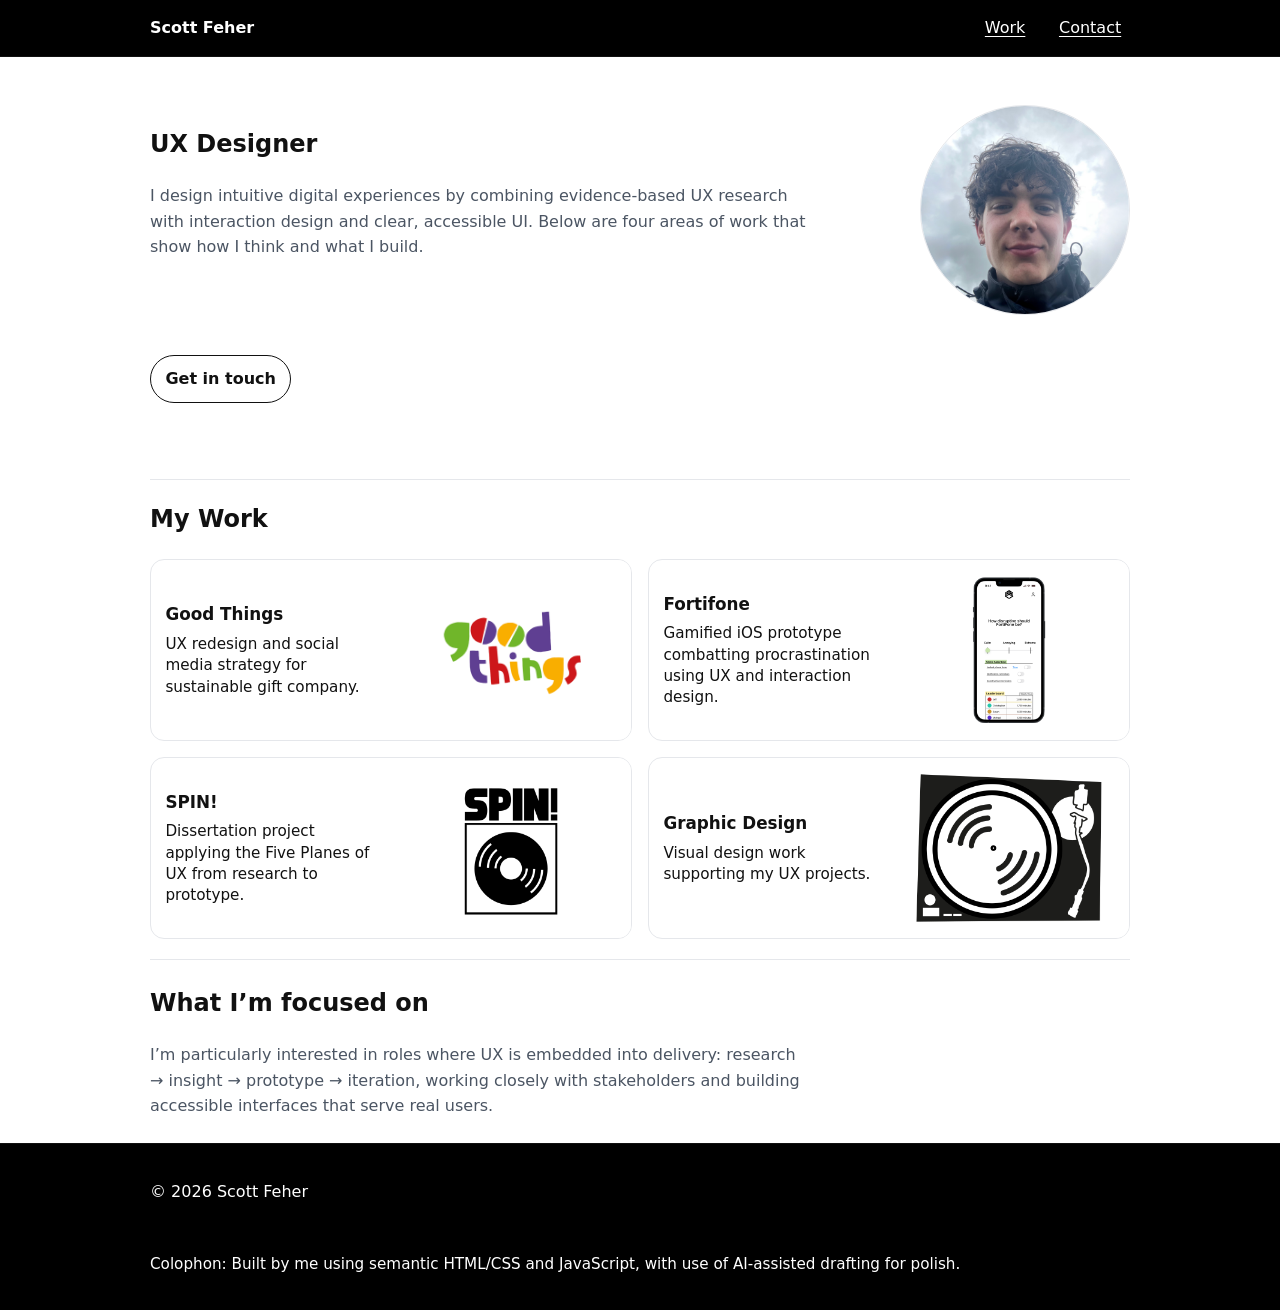
<file: index.html>
<!doctype html>
<html lang="en">
  <!-- test: vscode → github → cloudflare -->
  <!-- deploy-test: 2026-01-08T13:00Z -->

<head>
  <meta charset="utf-8" />
  <meta name="viewport" content="width=device-width, initial-scale=1" />
  <title>Scott Feher — UX Designer</title>
  <meta name="description" content="UX portfolio — research-led, accessibility-minded digital design." />
  <link rel="stylesheet" href="styles.css?v=3" />
</head>

<body>
  <a class="skip-link" href="#main">Skip to content</a>

  <header class="site-header">
    <nav class="nav container" aria-label="Primary">
      <a class="brand" href="index.html">Scott Feher</a>

      <ul class="nav-list">
        <li class="nav-work">
            <a href="index.html" class="nav-work-link">Work</a>

            <div class="nav-work-panel" aria-label="Work pages">
                <a href="good-things.html">Good Things</a>
                <a href="interaction-design.html">Fortifone</a>
                <a href="spin.html">SPIN!</a>
                <a href="graphic-design.html">Graphic Design</a>
            </div>
        </li>


        <li class="nav-contact">
          <a href="#get-in-touch" class="nav-contact-link">Contact</a>

          <div class="nav-contact-panel" aria-label="Contact information">
            <a href="mailto:scott.feher999@gmail.com">scott.feher999@gmail.com</a>
            <a href="https://www.linkedin.com/in/scott-feher-569716294/">https://www.linkedin.com/in/scott-feher-569716294/</a>
          </div>
        </li>
      </ul>
    </nav>
  </header>

  <main id="main" class="container">
    <section class="hero">

      <div class="hero-top">
        <div class="hero-copy">
          <h1>UX Designer</h1>
          <p class="lead">
            I design intuitive digital experiences by combining evidence-based UX research with interaction design and clear, accessible UI.
            Below are four areas of work that show how I think and what I build.
          </p>
        </div>

        <a
            class="profile-wrap"
            href="https://www.linkedin.com/in/scott-feher-569716294/"
            target="_blank"
            rel="noopener noreferrer"
            aria-label="Open Scott Feher's LinkedIn profile (opens in a new tab)"
        >
            <img
                class="profile-pic"
                src="images/profile/1.png"
                alt="Portrait of Scott Feher"
                loading="eager"
            />
        </a>

      </div>

      <div class="hero-actions">
        <section id="get-in-touch" class="section">
          <details class="contact-panel" id="contactDetails">
            <summary class="button">Get in touch</summary>

            <div class="contact-panel-box" role="region" aria-label="Contact details">
              <p><strong>Email:</strong>
                <a href="mailto:scott.feher999@gmail.com">scott.feher999@gmail.com</a>
              </p>

              <p><strong>LinkedIn:</strong>
                <a href="https://www.linkedin.com/in/scott-feher-569716294/">https://www.linkedin.com/in/scott-feher-569716294/</a>
              </p>

              <hr />

              <form id="mailtoForm" class="contact-form">
                <label>
                  Subject
                  <input type="text" id="subject" name="subject" placeholder="e.g. UX role / portfolio" />
                </label>

                <label>
                  Message
                  <textarea id="message" name="message" rows="5" placeholder="Write your message here…"></textarea>
                </label>

                <button type="submit" class="button button-secondary">Open email draft</button>
              </form>
            </div>
          </details>
        </section>
      </div>

    </section>
    <hr />
    <section aria-labelledby="featured">
      <h2 id="featured">My Work</h2>

      <div class="featured-grid">
        <article class="featured-card">
          <a href="good-things.html" class="featured-link">
            <div class="featured-inner">
              <div class="featured-text">
                <h3>Good Things</h3>
                <p>UX redesign and social media strategy for sustainable gift company.</p>
              </div>

              <div class="featured-thumb">
                <img src="images/featuredsections/Good Things (2).png" alt="Good Things navigation redesign preview">
              </div>
            </div>
          </a>
        </article>

        <article class="featured-card">
          <a href="interaction-design.html" class="featured-link">
            <div class="featured-inner">
              <div class="featured-text">
                <h3>Fortifone</h3>
                <p>Gamified iOS prototype combatting procrastination using UX and interaction design.</p>
              </div>

              <div class="featured-thumb">
                <img src="images/featuredsections/fortifone prototype.png" alt="Fortifone iOS app prototype preview">
              </div>
            </div>
          </a>
        </article>

        <article class="featured-card">
          <a href="spin.html" class="featured-link">
            <div class="featured-inner">
              <div class="featured-text">
                <h3>SPIN!</h3>
                <p>Dissertation project applying the Five Planes of UX from research to prototype.</p>
              </div>

              <div class="featured-thumb">
                <img src="images/featuredsections/SPIN!.png" alt="SPIN! UX dissertation prototype preview">
              </div>
            </div>
          </a>
        </article>

        <article class="featured-card">
          <a href="graphic-design.html" class="featured-link">
            <div class="featured-inner">
              <div class="featured-text">
                <h3>Graphic Design</h3>
                <p>Visual design work supporting my UX projects.</p>
              </div>

              <div class="featured-thumb">
                <img src="images/featuredsections/Vinyl.png" alt="Graphic design work preview">
              </div>
            </div>
          </a>
        </article>
      </div>
    </section>

    <hr />

    <section class="section" aria-labelledby="focus">
      <h2 id="focus">What I’m focused on</h2>
      <p class="lead">
        I’m particularly interested in roles where UX is embedded into delivery: research → insight → prototype → iteration,
        working closely with stakeholders and building accessible interfaces that serve real users.
      </p>
    </section>
  </main>

  <footer class="site-footer">
    <div class="container footer-inner">
      <p>© <span id="year"></span> Scott Feher</p>
      <p class="small muted">
        Colophon: Built by me using semantic HTML/CSS and JavaScript, with use of AI-assisted drafting for polish.
      </p>
    </div>
  </footer>

  <script>
    document.getElementById("year").textContent = String(new Date().getFullYear());

    document.getElementById('mailtoForm')?.addEventListener('submit', (e) => {
      e.preventDefault();

      const subject = encodeURIComponent(document.getElementById('subject').value || 'Hello');
      const message = encodeURIComponent(document.getElementById('message').value || '');
      const mailto = `mailto:scott.feher999@gmail.com?subject=${subject}&body=${message}`;

      window.open(mailto, '_blank', 'noopener,noreferrer');
    });

    document.querySelectorAll('a[href]').forEach(link => {
      const href = link.getAttribute('href') || '';

      if (href.startsWith('mailto:')) {
        link.setAttribute('target', '_blank');
        link.setAttribute('rel', 'noopener noreferrer');
        return;
      }

      try {
        const url = new URL(link.href, window.location.origin);
        if (url.origin !== window.location.origin) {
          link.setAttribute('target', '_blank');
          link.setAttribute('rel', 'noopener noreferrer');
        }
      } catch (e) {}
    });

    function openGetInTouch() {
      const target = document.getElementById('get-in-touch');
      const details = document.getElementById('contactDetails') || target?.querySelector('details');

      if (target) target.scrollIntoView({ behavior: 'smooth', block: 'start' });
      if (details) details.open = true;

      const summary = details?.querySelector('summary');
      if (summary) summary.focus();

      history.replaceState(null, '', '#get-in-touch');
    }

    const navContactLink = document.querySelector('.nav-contact-link');
    if (navContactLink) {
      navContactLink.addEventListener('click', (e) => {
        e.preventDefault();
        openGetInTouch();
      });
    }

    if (window.location.hash === '#get-in-touch') {
      window.addEventListener('load', () => {
        openGetInTouch();
      });
    }
  </script>
</body>
</html>
</file>
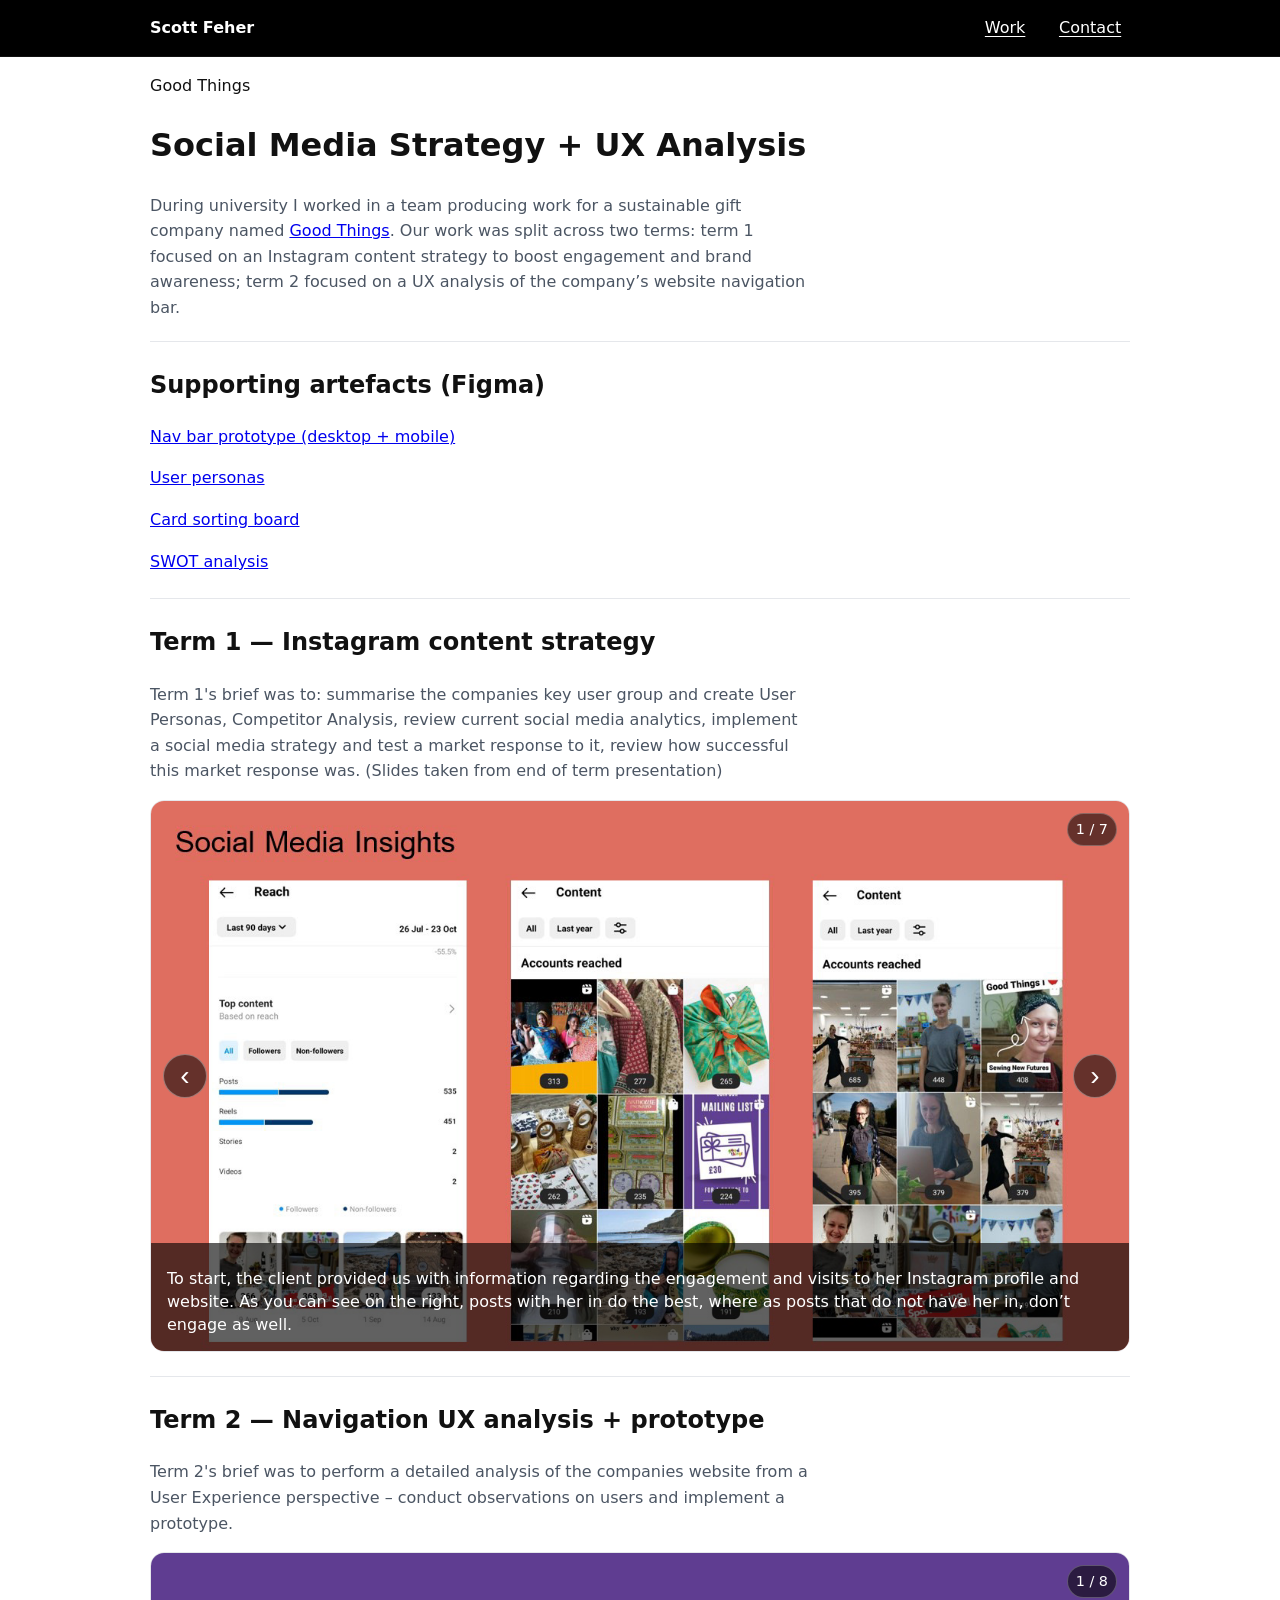
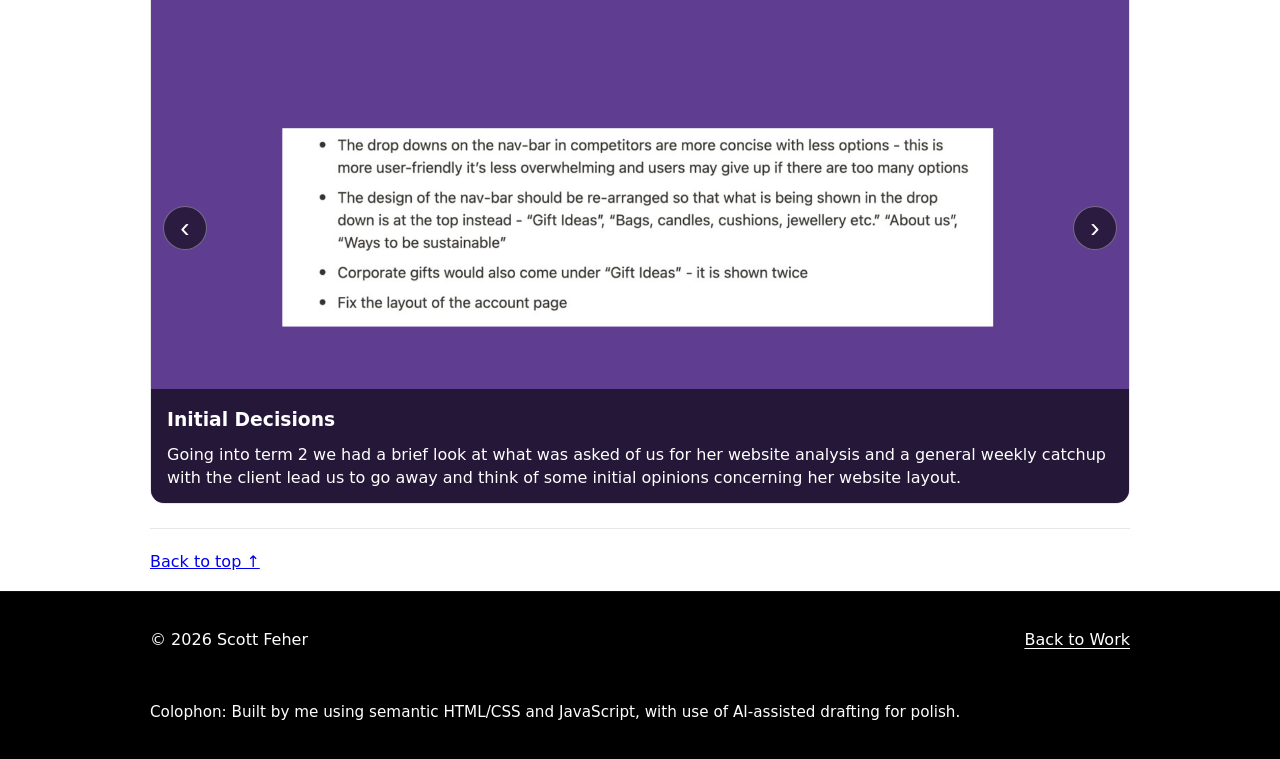
<file: good-things.html>
<!doctype html>
<html lang="en">
<head>
  <meta charset="utf-8" />
  <meta name="viewport" content="width=device-width, initial-scale=1" />
  <title>Good Things — Scott Feher</title>
  <meta name="description" content="Good Things case study: social media strategy and navigation UX analysis." />
  <link rel="stylesheet" href="styles.css" />
</head>

<body class="good-page">
  <div id="top"></div>

  <a class="skip-link" href="#main">Skip to content</a>

  <header class="site-header">
    <nav class="nav container" aria-label="Primary">
      <a class="brand" href="index.html">Scott Feher</a>

      <ul class="nav-list">
        <li class="nav-work">
          <a href="index.html" class="nav-work-link">Work</a>

          <div class="nav-work-panel" aria-label="Work pages">
            <a href="good-things.html">Good Things</a>
            <a href="interaction-design.html">Fortifone</a>
            <a href="spin.html">SPIN!</a>
            <a href="graphic-design.html">Graphic Design</a>
          </div>
        </li>


        <li class="nav-contact">
          <a href="index.html#get-in-touch" class="nav-contact-link">Contact</a>
          <div class="nav-contact-panel" aria-label="Contact information">
            <a href="mailto:scott.feher999@gmail.com">scott.feher999@gmail.com</a>
            <a href="https://www.linkedin.com/in/scott-feher-569716294/">https://www.linkedin.com/in/scott-feher-569716294/</a>
          </div>
        </li>
      </ul>
    </nav>
  </header>

  <main id="main" class="container">
    <header class="page-header">
      <p class="kicker">Good Things</p>
      <h1>Social Media Strategy + UX Analysis</h1>
      <p class="lead">
        During university I worked in a team producing work for a sustainable gift company named
        <a href="https://www.goodthingsgifts.co.uk/?srsltid=AfmBOorLd3pFZsdENOQun-UDftnp9a0w1wp-axrDcBcWpscfu8qYQwgU">Good Things</a>.
        Our work was split across two terms: term 1 focused on an Instagram content strategy to boost engagement and brand awareness;
        term 2 focused on a UX analysis of the company’s website navigation bar.
      </p>
    </header>

    <hr />

    <section class="section" aria-labelledby="links">
      <h2 id="links">Supporting artefacts (Figma)</h2>
      <div class="link-list">
        <p><a href="https://www.figma.com/design/8NMIRYgRBf8Av2edbeOwJK/Good-Things---nav-bar-prototype?node-id=0-1&t=zKGtbiIma2okErsa-1">Nav bar prototype (desktop + mobile)</a></p>
        <p><a href="https://www.figma.com/design/H2T0lJkRE7Z1x5jnKFUw2e/Good-Things-Personas?node-id=0-1&t=SZEBW9eWR23TiOw9-1">User personas</a></p>
        <p><a href="https://www.figma.com/board/RHZdj09lr7j4bYueN8xzkk/Card-Sorting---To-use?node-id=0-1&t=ztjukF0x8x1HTagS-1">Card sorting board</a></p>
        <p><a href="https://www.figma.com/design/U8j54btXO9YscOg6UOwyoF/Good-Things---SWOT-Analysis?node-id=0-1&t=uuVo5wOH3HyxLAC6-1">SWOT analysis</a></p>
      </div>
    </section>

    <hr />

    <section class="section" aria-labelledby="term1">
      <h2 id="term1">Term 1 — Instagram content strategy</h2>
      <p class="lead">
        Term 1's brief was to: summarise the companies key user group and create User Personas, Competitor Analysis, review current social media analytics, implement a social media strategy and test a market response to it, review how successful this market response was. (Slides taken from end of term presentation)
      </p>

      <article class="case-tile" aria-label="Term 1 carousel: social media strategy">
        <div class="tile-media">
          <span class="tile-counter" id="gtTerm1Counter" aria-live="polite">1 / 7</span>

          <button class="tile-arrow tile-prev" type="button" data-carousel="gtTerm1" aria-label="Previous image">‹</button>
          <button class="tile-arrow tile-next" type="button" data-carousel="gtTerm1" aria-label="Next image">›</button>

          <button class="tile-imageButton" type="button" data-lightbox="gtTerm1" aria-label="Open image preview">
            <img
              id="gtTerm1Img"
              class="tile-image"
              src="images/goodthings/term1/Slide6.png"
              alt="Good Things Term 1 example slide"
              loading="lazy"
            />
          </button>

          <div class="tile-overlay">
            <h3 id="gtTerm1Title">Social media insights</h3>

            <p id="gtTerm1Text" hidden></p>

            <ul id="gtTerm1List" hidden>
              <li>Instagram content planning and direction</li>
              <li>Ideas designed to boost engagement and brand awareness</li>
              <li>Outputs designed for clear, consistent brand communication</li>
            </ul>
          </div>
        </div>
      </article>
    </section>

    <hr />

    <section class="section" aria-labelledby="term2">
      <h2 id="term2">Term 2 — Navigation UX analysis + prototype</h2>
      <p class="lead">
        Term 2's brief was to perform a detailed analysis of the companies website from a User Experience perspective – conduct observations on users and implement a prototype.
      </p>

      <article class="case-tile" aria-label="Term 2 carousel: navigation UX analysis">
        <div class="tile-media">
          <span class="tile-counter" id="gtTerm2Counter" aria-live="polite">1 / 1</span>

          <button class="tile-arrow tile-prev" type="button" data-carousel="gtTerm2" aria-label="Previous image">‹</button>
          <button class="tile-arrow tile-next" type="button" data-carousel="gtTerm2" aria-label="Next image">›</button>

          <button class="tile-imageButton" type="button" data-lightbox="gtTerm2" aria-label="Open image preview">
            <img
              id="gtTerm2Img"
              class="tile-image"
              src="images/featuredsections/Good Things (2).png"
              alt="Good Things Term 2 placeholder image"
              loading="lazy"
            />
          </button>

          <div class="tile-overlay">
            <h3 id="gtTerm2Title"></h3>
            <p id="gtTerm2Text" hidden></p>
            <ul id="gtTerm2List" hidden></ul>
          </div>
        </div>
      </article>
    </section>

    <hr />

    <p><a class="back-to-top" href="#top">Back to top ↑</a></p>

    <dialog class="dialog" id="lightbox">
      <div class="dialog-bar">
        <strong id="lightboxTitle">Preview</strong>
        <button type="button" id="lightboxClose">Close</button>
      </div>
      <img id="lightboxImg" alt="">
    </dialog>
  </main>

  <footer class="site-footer">
    <div class="container footer-inner">
      <p>© <span id="year"></span> Scott Feher</p>
      <p><a href="index.html">Back to Work</a></p>
      <p class="small muted">
        Colophon: Built by me using semantic HTML/CSS and JavaScript, with use of AI-assisted drafting for polish.
      </p>
    </div>
  </footer>

  <script>
    document.getElementById("year").textContent = String(new Date().getFullYear());

    document.querySelectorAll('a[href]').forEach(link => {
      const href = link.getAttribute('href') || '';

      if (href.startsWith('mailto:')) {
        link.setAttribute('target', '_blank');
        link.setAttribute('rel', 'noopener noreferrer');
        return;
      }

      try {
        const url = new URL(link.href, window.location.origin);
        if (url.origin !== window.location.origin) {
          link.setAttribute('target', '_blank');
          link.setAttribute('rel', 'noopener noreferrer');
        }
      } catch (e) {}
    });

    function initTileCarousels(carousels) {
      function render(key) {
        const c = carousels[key];
        if (!c || !c.imgEl || !c.counterEl) return;

        const total = c.slides.length;
        const slide = c.slides[c.index];

        c.imgEl.src = slide.src;
        c.imgEl.alt = slide.alt || 'Carousel image';
        c.counterEl.textContent = `${c.index + 1} / ${total}`;

        if (c.titleEl) c.titleEl.textContent = slide.title || '';

        const hasText = typeof slide.text === 'string' && slide.text.trim().length > 0;
        const hasBullets = Array.isArray(slide.bullets) && slide.bullets.length > 0;

        if (c.textEl) {
          c.textEl.hidden = !hasText;
          if (hasText) c.textEl.textContent = slide.text;
        }

        if (c.listEl) {
          c.listEl.hidden = !hasBullets;
          if (hasBullets) {
            c.listEl.innerHTML = slide.bullets.map(b => `<li>${b}</li>`).join('');
          } else {
            c.listEl.innerHTML = '';
          }
        }
      }

      function step(key, dir) {
        const c = carousels[key];
        if (!c) return;
        const total = c.slides.length;
        c.index = (c.index + dir + total) % total;
        render(key);
      }

      document.querySelectorAll('[data-carousel]').forEach(btn => {
        btn.addEventListener('click', () => {
          const key = btn.getAttribute('data-carousel');
          const isPrev = btn.classList.contains('tile-prev');
          step(key, isPrev ? -1 : 1);
        });
      });

      const lightbox = document.getElementById('lightbox');
      const lightboxImg = document.getElementById('lightboxImg');
      const lightboxTitle = document.getElementById('lightboxTitle');
      const lightboxClose = document.getElementById('lightboxClose');

      function openLightbox(title, src, alt) {
        if (!lightbox || !lightboxImg) return;
        lightboxTitle.textContent = title || 'Preview';
        lightboxImg.src = src;
        lightboxImg.alt = alt || title || 'Preview image';
        lightbox.showModal();
      }

      lightboxClose?.addEventListener('click', () => lightbox.close());

      lightbox?.addEventListener('click', (e) => {
        const rect = lightbox.getBoundingClientRect();
        const inDialog =
          e.clientX >= rect.left && e.clientX <= rect.right &&
          e.clientY >= rect.top && e.clientY <= rect.bottom;
        if (!inDialog) lightbox.close();
      });

      document.querySelectorAll('[data-lightbox]').forEach(btn => {
        btn.addEventListener('click', () => {
          const key = btn.getAttribute('data-lightbox');
          const c = carousels[key];
          if (!c) return;
          const slide = c.slides[c.index];
          openLightbox(c.name, slide.src, slide.alt);
        });
      });

      Object.keys(carousels).forEach(render);
    }


    const gtTerm1 = {
      name: "Good Things — Term 1",
      imgEl: document.getElementById("gtTerm1Img"),
      counterEl: document.getElementById("gtTerm1Counter"),
      titleEl: document.getElementById("gtTerm1Title"),
      textEl: document.getElementById("gtTerm1Text"),
      listEl: document.getElementById("gtTerm1List"),
      slides: [
        {
          src: "images/goodthings/term1/1.jpg",
          alt: "Good Things Term 1: Account Engagement",
          text: "To start, the client provided us with information regarding the engagement and visits to her Instagram profile and website. As you can see on the right, posts with her in do the best, where as posts that do not have her in, don’t engage as well."
        },
        {
          src: "images/goodthings/term1/2.png",
          alt: "Good Things Term 1: User Personas",
          title: "User Personas",
          text: "Based on a google analytics page for her website and the data for her Instagram that the client provided with us, we then formed user personas, with the main user persona being a compilation of her general target demographic of: female, 27-34 years old, with an income they can afford to spend on more ethically conscious products."

        },
        {
          src: "images/goodthings/term1/3.png",
          alt: "Good Things Term 1: Competitor Analysis",
          title: "Competitor Analysis",
          text: "We then did a competitor analysis, looking at other businesses that specialise in ethical and sustainable products. We were looking at what type of content they post, how often and when they post."
        },
        {
          src: "images/goodthings/term1/4.png",
          alt: "Good Things Term 1: SWOT Analysis",
          title: "SWOT Analysis",
          text: "Going forwards, we then developed a SWOT which focused on the Good Things Instagram page and compared the company to the others mentioned in the competitor analysis. With the main opportunities being to generally post more, to show her face more and to create more consistent branding colours."
        },
        {
          src: "images/goodthings/term1/5.jpg",
          alt: "Good Things Term 1: Final Strategy Proposal"
        },
        {
          src: "images/goodthings/term1/6.jpg",
          alt: "Good Things Term 1: Example Posts",
          text: "Using the social media strategy we had now made, we then implemented this into real world practice onto her Instagram, here are some examples of what we posted. Some common themes we implemented being; A consistent colour scheme based off her logo, the colours matching certain products and posts so that there is user recognition, refined captions with relevant hashtags and with Lucy being posted more often when relevant, this especially seemed to boost her user activity."
        },
        {
          src: "images/goodthings/term1/7.jpg",
          alt: "Good Things Term 1: Review of social media strategy"
        },
      ],
      index: 0
    };

    const gtTerm2 = {
      name: "Good Things — Term 2",
      imgEl: document.getElementById("gtTerm2Img"),
      counterEl: document.getElementById("gtTerm2Counter"),
      titleEl: document.getElementById("gtTerm2Title"),
      textEl: document.getElementById("gtTerm2Text"),
      listEl: document.getElementById("gtTerm2List"),
      slides: [
        {
          src: "images/goodthings/term2/1.png",
          alt: "Good Things Term 2: Initial Decisions",
          title: "Initial Decisions",
          text: "Going into term 2 we had a brief look at what was asked of us for her website analysis and a general weekly catchup with the client lead us to go away and think of some initial opinions concerning her website layout."
        },
        {
          src: "images/goodthings/term2/2.gif",
          alt: "Good Things Term 2: Observation Analysis",
          title: "Observation Analysis",
          text: "After some initial thoughts we conducted 9 different observations based on the Good Things website concerning the navbar - we produced consent forms, participant information sheets and data privacy notices and collected the data we needed by screen recording each participants actions. For task 1, we asked participants to find the “Hoxton backpack” and add it to their basket in whatever way they would have liked. All of the participants instantly reached for the search bar at the top and searched for the product."
        },
        {
          src: "images/goodthings/term2/3.png",
          alt: "Good Things Term 2: Observation Analysis",
          title: "Observation Analysis",
          text: "For task 2, we asked participants to find a rainbow cake birthday card, but this time without using the search bar. Participants instead used the nav bar, and got overwhelmed by the amount of options each drop down had. This caused users to feel overwhelmed and sometimes second guess if they are on the right page to begin with."
        },
        {
          src: "images/goodthings/term2/4.png",
          alt: "Good Things Term 2: Card Sorting",
          title: "Card Sorting",
          text: "To help us with the heading organisation we set up a card sorting exercise, in which we asked 4 participants to organise all of the options into any relevant category they deemed appropriate. The categories we formed were based on us looking through the options and expanding on the categories on the GoodThings website already."
        },
        {
          src: "images/goodthings/term2/5.jpg",
          alt: "Good Things Term 2: Card Sorting Table",
          text: "With this data we then organised the results into a table to find the most common ways people categorised each option into a section. Green means all 4 participants put the same option in the same section. Orange means some participants put the same option in the same section. And red means no one put the same option in the same section, we organised these options ourselves. The blue section represents the final reorganisation of the nav bar sections."
        },
        {
          src: "images/goodthings/term2/6.png",
          alt: "Good Things Term 2: Prototype - Desktop",
          title: "Prototype - Desktop",
          text: "Using all of the previous data from this term we then prototyped - first doing a desktop version which included:",
          bullets: [
            "Increasing the number of drop down sections at the top",
            "Sorting duplicate links",
            "Reducing nav-bar space so that you don’t have to scroll and it takes less time for the user to find what they need",
            "Generally organising so that the most prioritised items were towards the left side of the screen and this is what users would read first"
          ]
        },
        {
          src: "images/goodthings/term2/7.png",
          alt: "Good Things Term 2: Prototype - Mobile",
          title: "Prototype - Mobile",
          text: "In terms of the mobile prototype we didn’t change as much in terms of design because it was laid out more appropriately, we instead just implemented the name changes we had decided on for the headers and included the extra sub-sections accordingly."
        },
        {
          src: "images/goodthings/term2/8.png",
          alt: "Good Things Term 2: Client Changes",
          text: "The image above displays the changes the client ended up deciding on based on our design influences, as they were using Shopify their adjustments weren't as exact as our prototype but they were incredibly satisfied with what we had produced."
        }
      ],
      index: 0
    };

    initTileCarousels({ gtTerm1, gtTerm2 });
  </script>
</body>
</html>
</file>
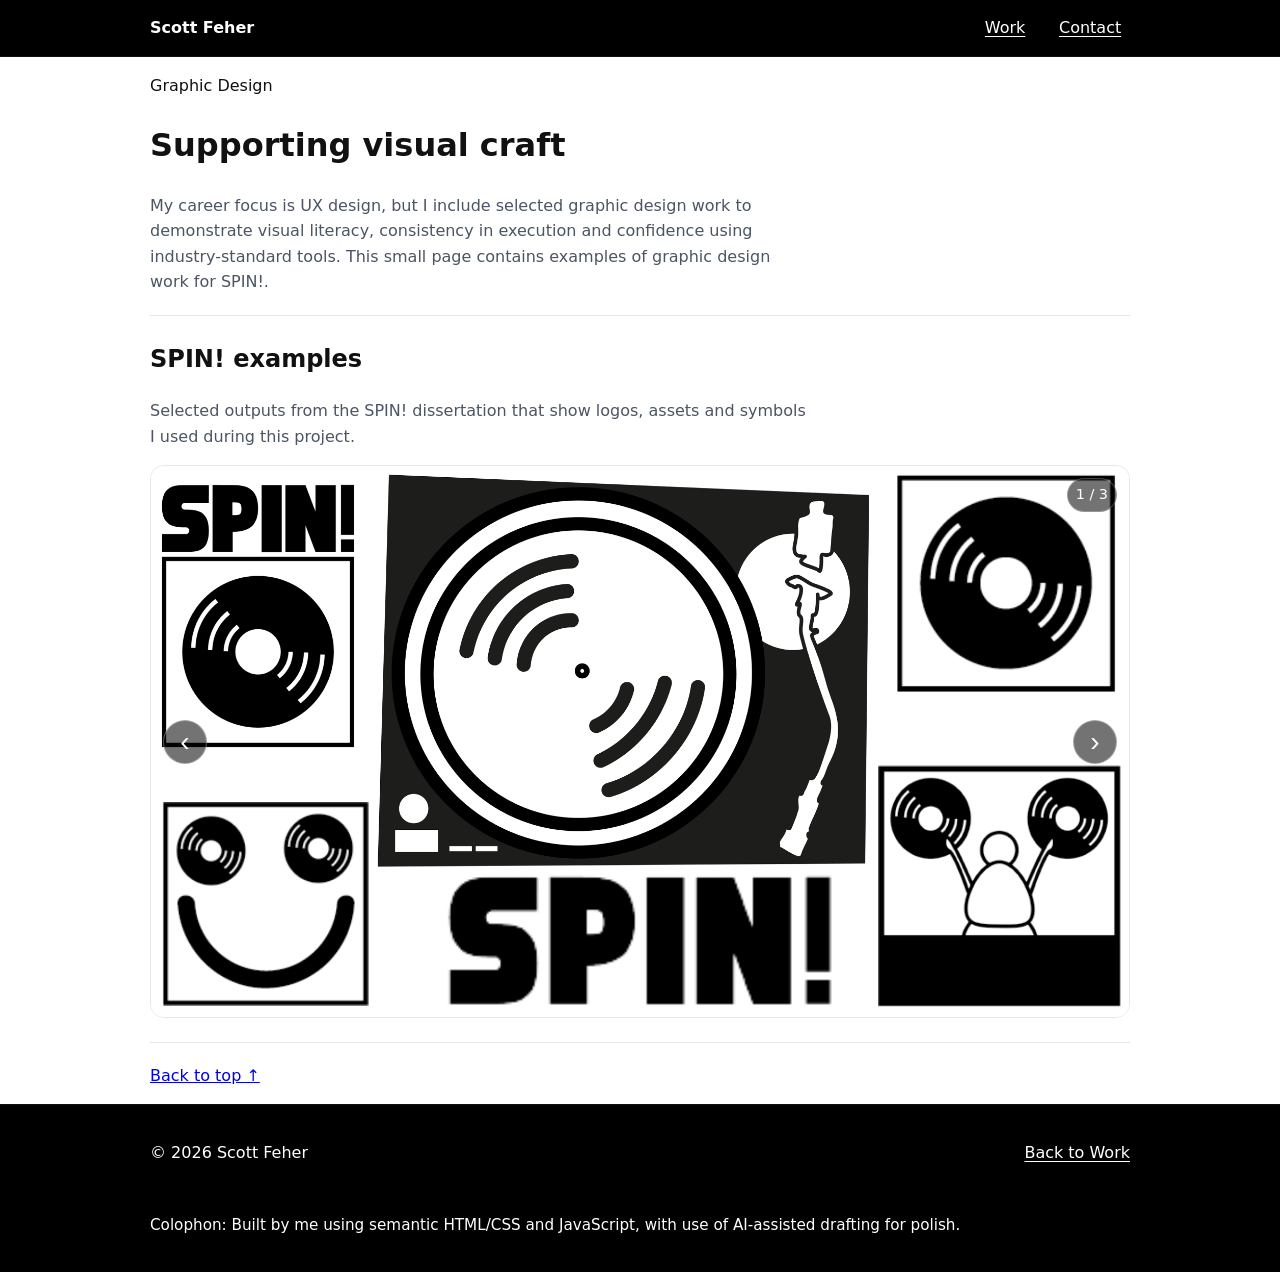
<file: graphic-design.html>
<!doctype html>
<html lang="en">
<head>
  <meta charset="utf-8" />
  <meta name="viewport" content="width=device-width, initial-scale=1" />
  <title>Graphic Design — Scott Feher</title>
  <meta name="description" content="Graphic design work that supports UX craft and tool fluency." />
  <link rel="stylesheet" href="styles.css" />
</head>

<body class="graphic-page">
  <div id="top"></div>

  <a class="skip-link" href="#main">Skip to content</a>

  <header class="site-header">
    <nav class="nav container" aria-label="Primary">
      <a class="brand" href="index.html">Scott Feher</a>

      <ul class="nav-list">
        <li class="nav-work">
            <a href="index.html" class="nav-work-link">Work</a>

            <div class="nav-work-panel" aria-label="Work pages">
                <a href="good-things.html">Good Things</a>
                <a href="interaction-design.html">Fortifone</a>
                <a href="spin.html">SPIN!</a>
                <a href="graphic-design.html">Graphic Design</a>
            </div>
        </li>


        <li class="nav-contact">
          <a href="index.html#get-in-touch" class="nav-contact-link">Contact</a>
          <div class="nav-contact-panel" aria-label="Contact information">
            <a href="mailto:scott.feher999@gmail.com">scott.feher999@gmail.com</a>
            <a href="https://www.linkedin.com/in/scott-feher-569716294/">https://www.linkedin.com/in/scott-feher-569716294/</a>
          </div>
        </li>
      </ul>
    </nav>
  </header>

  <main id="main" class="container">
    <header class="page-header">
      <p class="kicker">Graphic Design</p>
      <h1>Supporting visual craft</h1>
      <p class="lead">
        My career focus is UX design, but I include selected graphic design work to demonstrate visual literacy,
        consistency in execution and confidence using industry-standard tools. This small page contains examples of graphic design work for SPIN!.
      </p>
    </header>

    <hr />

    <section class="section" aria-labelledby="spinExamples">
      <h2 id="spinExamples">SPIN! examples</h2>
      <p class="lead">
        Selected outputs from the SPIN! dissertation that show logos, assets and symbols I used during this project.
      </p>

      <article class="case-tile" aria-label="SPIN graphic design carousel">
        <div class="tile-media">
          <span class="tile-counter" id="gdSpinCounter" aria-live="polite">1 / 1</span>

          <button class="tile-arrow tile-prev" type="button" data-carousel="gdSpin" aria-label="Previous image">‹</button>
          <button class="tile-arrow tile-next" type="button" data-carousel="gdSpin" aria-label="Next image">›</button>

          <button class="tile-imageButton" type="button" data-lightbox="gdSpin" aria-label="Open image preview">
            <img
              id="gdSpinImg"
              class="tile-image"
              src="images/featuredsections/SPIN!.png"
              alt="SPIN graphic design preview"
              loading="lazy"
            />
          </button>

        </div>
      </article>
    </section>

    <hr />

    <p><a class="back-to-top" href="#top">Back to top ↑</a></p>

    <dialog class="dialog" id="lightbox">
      <div class="dialog-bar">
        <strong id="lightboxTitle">Preview</strong>
        <button type="button" id="lightboxClose">Close</button>
      </div>
      <img id="lightboxImg" alt="">
    </dialog>
  </main>

  <footer class="site-footer">
    <div class="container footer-inner">
      <p>© <span id="year"></span> Scott Feher</p>
      <p><a href="index.html">Back to Work</a></p>
      <p class="small muted">
        Colophon: Built by me using semantic HTML/CSS and JavaScript, with use of AI-assisted drafting for polish.
      </p>
    </div>
  </footer>

  <script>
    document.getElementById("year").textContent = String(new Date().getFullYear());

    document.querySelectorAll('a[href]').forEach(link => {
      const href = link.getAttribute('href') || '';
      if (href.startsWith('mailto:')) {
        link.setAttribute('target', '_blank');
        link.setAttribute('rel', 'noopener noreferrer');
        return;
      }
      try {
        const url = new URL(link.href, window.location.origin);
        if (url.origin !== window.location.origin) {
          link.setAttribute('target', '_blank');
          link.setAttribute('rel', 'noopener noreferrer');
        }
      } catch (e) {}
    });

    function initTileCarousels(carousels) {
      function render(key) {
        const c = carousels[key];
        if (!c || !c.imgEl || !c.counterEl) return;

        const total = c.slides.length;
        const slide = c.slides[c.index];

        c.imgEl.src = slide.src;
        c.imgEl.alt = slide.alt || 'Carousel image';
        c.counterEl.textContent = `${c.index + 1} / ${total}`;

        if (c.titleEl) c.titleEl.textContent = slide.title || '';

        const hasText = typeof slide.text === 'string' && slide.text.trim().length > 0;
        const hasBullets = Array.isArray(slide.bullets) && slide.bullets.length > 0;

        if (c.textEl) {
          c.textEl.hidden = !hasText;
          if (hasText) c.textEl.textContent = slide.text;
        }

        if (c.listEl) {
          c.listEl.hidden = !hasBullets;
          if (hasBullets) {
            c.listEl.innerHTML = slide.bullets.map(b => `<li>${b}</li>`).join('');
          } else {
            c.listEl.innerHTML = '';
          }
        }
      }

      function step(key, dir) {
        const c = carousels[key];
        if (!c) return;
        const total = c.slides.length;
        c.index = (c.index + dir + total) % total;
        render(key);
      }

      document.querySelectorAll('[data-carousel]').forEach(btn => {
        btn.addEventListener('click', () => {
          const key = btn.getAttribute('data-carousel');
          const isPrev = btn.classList.contains('tile-prev');
          step(key, isPrev ? -1 : 1);
        });
      });

      const lightbox = document.getElementById('lightbox');
      const lightboxImg = document.getElementById('lightboxImg');
      const lightboxTitle = document.getElementById('lightboxTitle');
      const lightboxClose = document.getElementById('lightboxClose');

      function openLightbox(title, src, alt) {
        if (!lightbox || !lightboxImg) return;
        lightboxTitle.textContent = title || 'Preview';
        lightboxImg.src = src;
        lightboxImg.alt = alt || title || 'Preview image';
        lightbox.showModal();
      }

      lightboxClose?.addEventListener('click', () => lightbox.close());

      lightbox?.addEventListener('click', (e) => {
        const rect = lightbox.getBoundingClientRect();
        const inDialog =
          e.clientX >= rect.left && e.clientX <= rect.right &&
          e.clientY >= rect.top && e.clientY <= rect.bottom;
        if (!inDialog) lightbox.close();
      });

      document.querySelectorAll('[data-lightbox]').forEach(btn => {
        btn.addEventListener('click', () => {
          const key = btn.getAttribute('data-lightbox');
          const c = carousels[key];
          if (!c) return;
          const slide = c.slides[c.index];
          openLightbox(c.name, slide.src, slide.alt);
        });
      });

      Object.keys(carousels).forEach(render);
    }

    const gdSpin = {
      name: "SPIN! — Graphic design examples",
      imgEl: document.getElementById("gdSpinImg"),
      counterEl: document.getElementById("gdSpinCounter"),
      titleEl: document.getElementById("gdSpinTitle"),
      textEl: document.getElementById("gdSpinText"),
      listEl: document.getElementById("gdSpinList"),
      slides: [
        {
          src: "images/graphic/spin/1.png",
          alt: "SPIN graphic design preview",
        },
        {
          src: "images/graphic/spin/2.png",
          alt: "SPIN graphic design preview",
        },
        {
          src: "images/graphic/spin/3.png",
          alt: "SPIN graphic design preview",
        }
      ],
      index: 0
    };

    initTileCarousels({ gdSpin });
  </script>
</body>
</html>
</file>
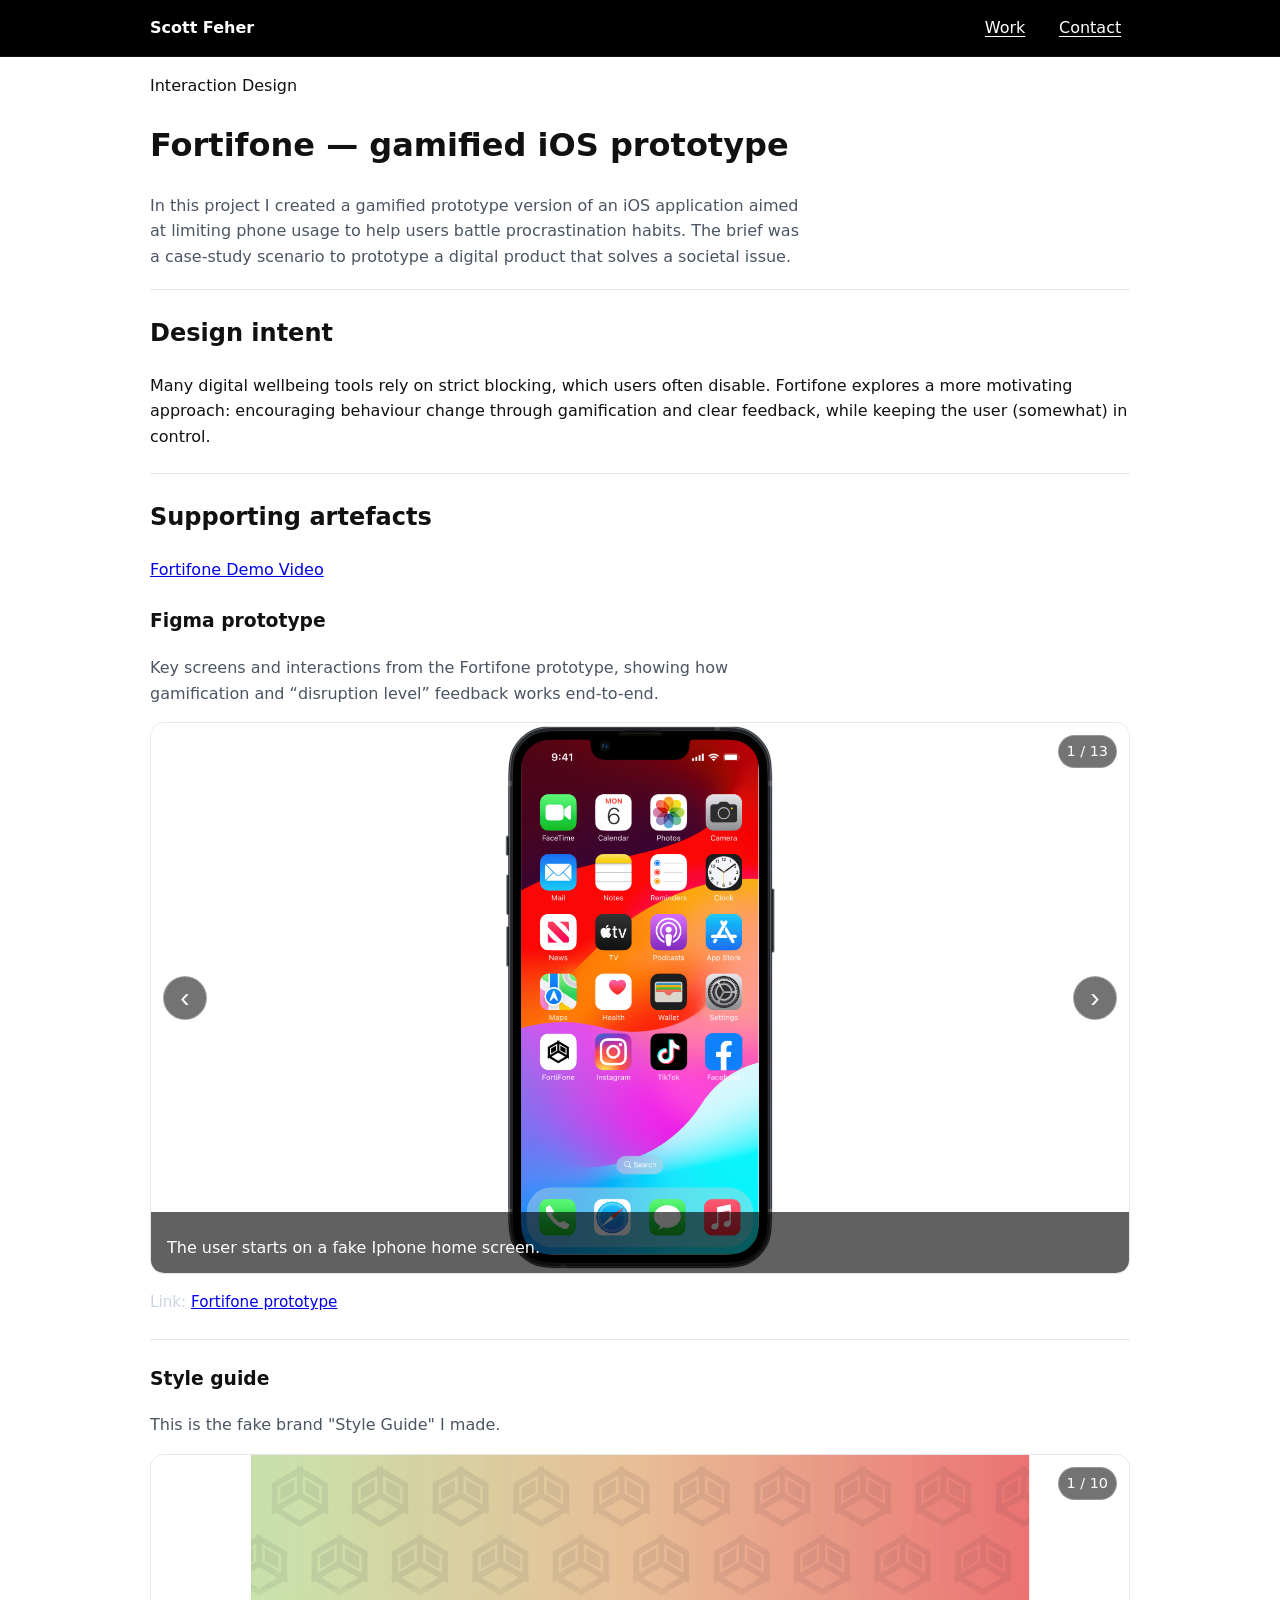
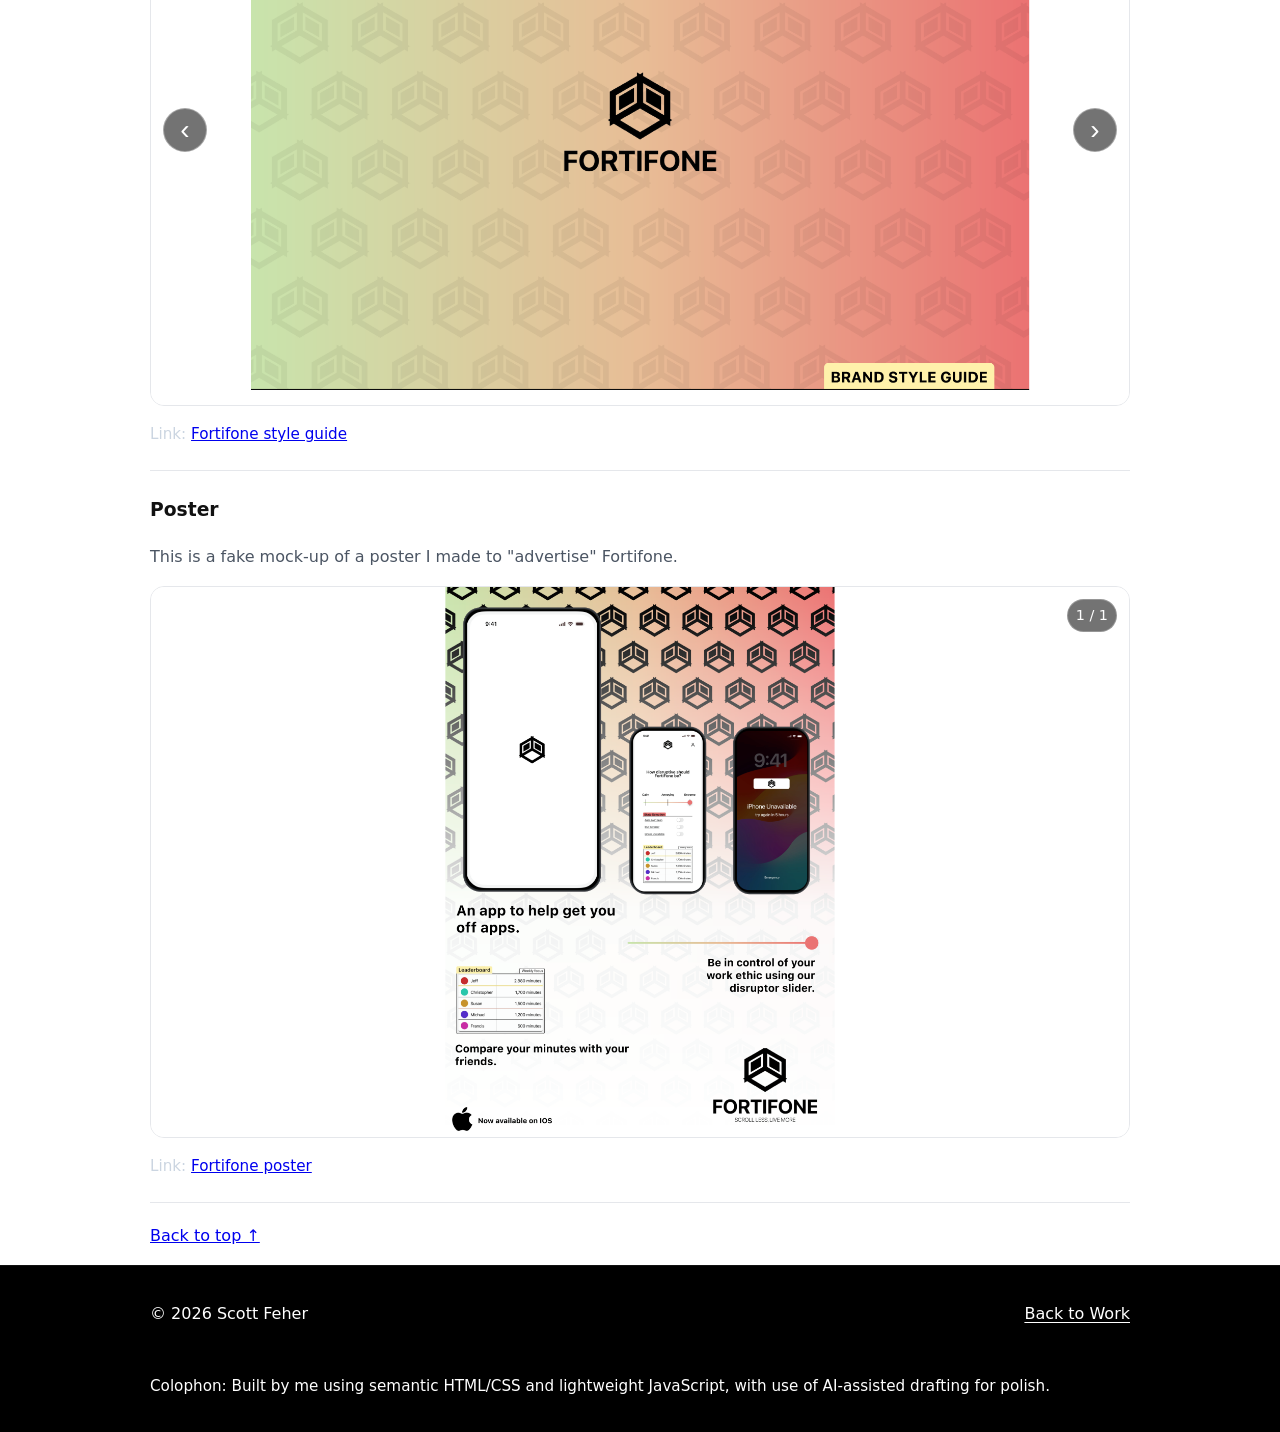
<file: interaction-design.html>
<!doctype html>
<html lang="en">
<head>
  <meta charset="utf-8" />
  <meta name="viewport" content="width=device-width, initial-scale=1" />
  <title>Interaction Design — Scott Feher</title>
  <meta name="description" content="Fortifone interaction design case study and supporting artefacts." />
  <link rel="stylesheet" href="styles.css" />
</head>

<body class="interaction-page">
  <div id="top"></div>

  <a class="skip-link" href="#main">Skip to content</a>

  <header class="site-header">
    <nav class="nav container" aria-label="Primary">
      <a class="brand" href="index.html">Scott Feher</a>

      <ul class="nav-list">
        <li class="nav-work">
          <a href="index.html" class="nav-work-link">Work</a>

          <div class="nav-work-panel" aria-label="Work pages">
            <a href="good-things.html">Good Things</a>
            <a href="interaction-design.html">Fortifone</a>
            <a href="spin.html">SPIN!</a>
            <a href="graphic-design.html">Graphic Design</a>
          </div>
        </li>


        <li class="nav-contact">
          <a href="index.html#get-in-touch" class="nav-contact-link">Contact</a>
          <div class="nav-contact-panel" aria-label="Contact information">
            <a href="mailto:scott.feher999@gmail.com">scott.feher999@gmail.com</a>
            <a href="https://www.linkedin.com/in/scott-feher-569716294/">https://www.linkedin.com/in/scott-feher-569716294/</a>
          </div>
        </li>
      </ul>
    </nav>
  </header>

  <main id="main" class="container">
    <header class="page-header">
      <p class="kicker">Interaction Design</p>
      <h1>Fortifone — gamified iOS prototype</h1>
      <p class="lead">
        In this project I created a gamified prototype version of an iOS application aimed at limiting phone usage
        to help users battle procrastination habits. The brief was a case-study scenario to prototype a digital product that solves a societal issue.
      </p>
    </header>

    <hr />

    <section class="section" aria-labelledby="intent">
      <h2 id="intent">Design intent</h2>
      <p>
        Many digital wellbeing tools rely on strict blocking, which users often disable. Fortifone explores a more motivating approach:
        encouraging behaviour change through gamification and clear feedback, while keeping the user (somewhat) in control.
      </p>
    </section>

    <hr />

    <section class="section" aria-labelledby="artefacts">
      <h2 id="artefacts">Supporting artefacts</h2>

      <div class="link-list">
        <p><a href="https://drive.google.com/file/d/1ky5kH6ACMELbfDiUPz53FxyzTykw1GPM/view?usp=sharing">Fortifone Demo Video</a></p>
      </div>

      <section class="section" aria-labelledby="proto">
        <h3 id="proto">Figma prototype</h3>
        <p class="lead">
          Key screens and interactions from the Fortifone prototype, showing how gamification and “disruption level” feedback works end-to-end.
        </p>

        <article class="case-tile" aria-label="Figma prototype carousel">
          <div class="tile-media">
            <span class="tile-counter" id="ffProtoCounter" aria-live="polite">1 / 1</span>

            <button class="tile-arrow tile-prev" type="button" data-carousel="ffProto" aria-label="Previous image">‹</button>
            <button class="tile-arrow tile-next" type="button" data-carousel="ffProto" aria-label="Next image">›</button>

            <button class="tile-imageButton" type="button" data-lightbox="ffProto" aria-label="Open image preview">
              <img
                id="ffProtoImg"
                class="tile-image"
                src="images/featuredsections/fortifone prototype.png"
                alt="Fortifone prototype preview"
                loading="lazy"
              />
            </button>

            <div class="tile-overlay">
              <h4 id="ffProtoTitle">Prototype highlights</h4>
              <p id="ffProtoText">Replace these placeholder images with your exported Fortifone prototype screens.</p>
              <ul id="ffProtoList" hidden></ul>
            </div>
          </div>
        </article>

        <p class="small muted">
          Link: <a href="https://www.figma.com/design/2oWFaYVbKn9ifvOAYGmd4k/FortiFone-Prototype?node-id=0-1&t=v3ZmK1SMqhT8b1M1-1">Fortifone prototype</a>
        </p>
      </section>

      <hr />

      <section class="section" aria-labelledby="sg">
        <h3 id="sg">Style guide</h3>
        <p class="lead">
          This is the fake brand "Style Guide" I made.
        </p>

        <article class="case-tile" aria-label="Style guide carousel">
          <div class="tile-media">
            <span class="tile-counter" id="ffStyleCounter" aria-live="polite">1 / 1</span>

            <button class="tile-arrow tile-prev" type="button" data-carousel="ffStyle" aria-label="Previous image">‹</button>
            <button class="tile-arrow tile-next" type="button" data-carousel="ffStyle" aria-label="Next image">›</button>

            <button class="tile-imageButton" type="button" data-lightbox="ffStyle" aria-label="Open image preview">
              <img
                id="ffStyleImg"
                class="tile-image"
                src="images/featuredsections/FortiFone Style Guide_Page_01.png"
                alt="Fortifone style guide preview"
                loading="lazy"
              />
            </button>


          </div>
        </article>

        <p class="small muted">
          Link: <a href="https://www.figma.com/design/AD4BFV51uh0zBoat2CSlmu/FortiFone-Style-Guide?node-id=0-1&t=I8347QrRjNgqFwU1-1">Fortifone style guide</a>
        </p>
      </section>

      <hr />

      <!-- POSTER -->
      <section class="section" aria-labelledby="poster">
        <h3 id="poster">Poster</h3>
        <p class="lead">
          This is a fake mock-up of a poster I made to "advertise" Fortifone.
        </p>

        <article class="case-tile" aria-label="Poster carousel">
          <div class="tile-media">
            <span class="tile-counter" id="ffPosterCounter" aria-live="polite">1 / 1</span>



            <button class="tile-imageButton" type="button" data-lightbox="ffPoster" aria-label="Open image preview">
              <img
                id="ffPosterImg"
                class="tile-image"
                src="images/featuredsections/fortifone prototype.png"
                alt="Fortifone poster placeholder preview"
                loading="lazy"
              />
            </button>

          </div>
        </article>

        <p class="small muted">
          Link: <a href="https://www.figma.com/design/7dFKUNZny39DRQP0kk8xWM/Poster?node-id=0-1&t=Mh4rbBFfCHjKUdRO-1">Fortifone poster</a>
        </p>
      </section>
    </section>

    <hr />

    <p><a class="back-to-top" href="#top">Back to top ↑</a></p>

    <dialog class="dialog" id="lightbox">
      <div class="dialog-bar">
        <strong id="lightboxTitle">Preview</strong>
        <button type="button" id="lightboxClose">Close</button>
      </div>
      <img id="lightboxImg" alt="">
    </dialog>
  </main>

  <footer class="site-footer">
    <div class="container footer-inner">
      <p>© <span id="year"></span> Scott Feher</p>
      <p><a href="index.html">Back to Work</a></p>
      <p class="small muted">
        Colophon: Built by me using semantic HTML/CSS and lightweight JavaScript, with use of AI-assisted drafting for polish.
      </p>
    </div>
  </footer>

  <script>
    document.getElementById("year").textContent = String(new Date().getFullYear());

    document.querySelectorAll('a[href]').forEach(link => {
      const href = link.getAttribute('href') || '';
      if (href.startsWith('mailto:')) {
        link.setAttribute('target', '_blank');
        link.setAttribute('rel', 'noopener noreferrer');
        return;
      }
      try {
        const url = new URL(link.href, window.location.origin);
        if (url.origin !== window.location.origin) {
          link.setAttribute('target', '_blank');
          link.setAttribute('rel', 'noopener noreferrer');
        }
      } catch (e) {}
    });

    function initTileCarousels(carousels) {
      function render(key) {
        const c = carousels[key];
        if (!c || !c.imgEl || !c.counterEl) return;

        const total = c.slides.length;
        const slide = c.slides[c.index];

        c.imgEl.src = slide.src;
        c.imgEl.alt = slide.alt || 'Carousel image';
        c.counterEl.textContent = `${c.index + 1} / ${total}`;

        if (c.titleEl) c.titleEl.textContent = slide.title || '';

        const hasText = typeof slide.text === 'string' && slide.text.trim().length > 0;
        const hasBullets = Array.isArray(slide.bullets) && slide.bullets.length > 0;

        if (c.textEl) {
          c.textEl.hidden = !hasText;
          if (hasText) c.textEl.textContent = slide.text;
        }

        if (c.listEl) {
          c.listEl.hidden = !hasBullets;
          if (hasBullets) {
            c.listEl.innerHTML = slide.bullets.map(b => `<li>${b}</li>`).join('');
          } else {
            c.listEl.innerHTML = '';
          }
        }
      }

      function step(key, dir) {
        const c = carousels[key];
        if (!c) return;
        const total = c.slides.length;
        c.index = (c.index + dir + total) % total;
        render(key);
      }

      document.querySelectorAll('[data-carousel]').forEach(btn => {
        btn.addEventListener('click', () => {
          const key = btn.getAttribute('data-carousel');
          const isPrev = btn.classList.contains('tile-prev');
          step(key, isPrev ? -1 : 1);
        });
      });

      const lightbox = document.getElementById('lightbox');
      const lightboxImg = document.getElementById('lightboxImg');
      const lightboxTitle = document.getElementById('lightboxTitle');
      const lightboxClose = document.getElementById('lightboxClose');

      function openLightbox(title, src, alt) {
        if (!lightbox || !lightboxImg) return;
        lightboxTitle.textContent = title || 'Preview';
        lightboxImg.src = src;
        lightboxImg.alt = alt || title || 'Preview image';
        lightbox.showModal();
      }

      lightboxClose?.addEventListener('click', () => lightbox.close());

      lightbox?.addEventListener('click', (e) => {
        const rect = lightbox.getBoundingClientRect();
        const inDialog =
          e.clientX >= rect.left && e.clientX <= rect.right &&
          e.clientY >= rect.top && e.clientY <= rect.bottom;
        if (!inDialog) lightbox.close();
      });

      document.querySelectorAll('[data-lightbox]').forEach(btn => {
        btn.addEventListener('click', () => {
          const key = btn.getAttribute('data-lightbox');
          const c = carousels[key];
          if (!c) return;
          const slide = c.slides[c.index];
          openLightbox(c.name, slide.src, slide.alt);
        });
      });

      Object.keys(carousels).forEach(render);
    }

    const ffProto = {
      name: "Fortifone — Prototype",
      imgEl: document.getElementById("ffProtoImg"),
      counterEl: document.getElementById("ffProtoCounter"),
      titleEl: document.getElementById("ffProtoTitle"),
      textEl: document.getElementById("ffProtoText"),
      listEl: document.getElementById("ffProtoList"),
      slides: [
        {
          src: "images/fortifone/prototype/1.png",
          alt: "Fortifone prototype preview",
          text: "The user starts on a fake Iphone home screen."
        },
        {
          src: "images/fortifone/prototype/2.png",
          alt: "Fortifone prototype preview",
          text: "They click on the Fortifone app and find 2 buttons to Login or Continue as guest."
        },
        {
          src: "images/fortifone/prototype/3.png",
          alt: "Fortifone prototype preview",
          text: "After logging on, the app's homescreen has a message asking the disruption the user would like, along with a leaderboard to compare themselves to verified contacts at the bottom."
        },
        {
          src: "images/fortifone/prototype/4.png",
          alt: "Fortifone prototype preview",
          text: "They click on their account in the top right and find their weekly total for minutes as well as their contacts and an option to add more contacts."
        },
        {
          src: "images/fortifone/prototype/5.png",
          alt: "Fortifone prototype preview",
          text: "They have a number they can add via mobile."
        },
        {
          src: "images/fortifone/prototype/6.png",
          alt: "Fortifone prototype preview",
          text: "They scroll the disruptor slider to see their options. The first state gives them minimal disruption with more control over their options."
        },
        {
          src: "images/fortifone/prototype/7.png",
          alt: "Fortifone prototype preview",
          text: "The next state gives slightly more disruption."
        },
        {
          src: "images/fortifone/prototype/8.png",
          alt: "Fortifone prototype preview",
          text: "This last state gives maximum disruption."
        },
        {
          src: "images/fortifone/prototype/9.png",
          alt: "Fortifone prototype preview",
          text: "They click on the 'Iphone Unavailable' feature. This is the most intense feature and will lock their phone completely (aside from emergency usage) for an uncontrollable amount of time."
        },
        {
          src: "images/fortifone/prototype/10.png",
          alt: "Fortifone prototype preview",
          text: "The app counts down, giving the user a chance to cancel if necessary."
        },
        {
          src: "images/fortifone/prototype/11.png",
          alt: "Fortifone prototype preview",
          text: "The app locks their phone for 5 hours."
        },
        {
          src: "images/fortifone/prototype/12.png",
          alt: "Fortifone prototype preview",
          text: "After the time has passed, the app unlocks their phone for usage again."
        },
        {
          src: "images/fortifone/prototype/13.png",
          alt: "Fortifone prototype preview",
          text: "(Figma file screenshot - linked below)"
        }
      ],
      index: 0
    };

    const ffStyle = {
      name: "Fortifone — Style guide",
      imgEl: document.getElementById("ffStyleImg"),
      counterEl: document.getElementById("ffStyleCounter"),
      titleEl: document.getElementById("ffStyleTitle"),
      textEl: document.getElementById("ffStyleText"),
      listEl: document.getElementById("ffStyleList"),
      slides: [
        {
          src: "images/fortifone/styleguide/1.png",
          alt: "Fortifone style guide preview",
        },
        {
          src: "images/fortifone/styleguide/2.png",
          alt: "Fortifone style guide preview",
        },
        {
          src: "images/fortifone/styleguide/3.png",
          alt: "Fortifone style guide preview",
        },
        {
          src: "images/fortifone/styleguide/4.png",
          alt: "Fortifone style guide preview",
        },
        {
          src: "images/fortifone/styleguide/5.png",
          alt: "Fortifone style guide preview",
        },
        {
          src: "images/fortifone/styleguide/6.png",
          alt: "Fortifone style guide preview",
        },
        {
          src: "images/fortifone/styleguide/7.png",
          alt: "Fortifone style guide preview",
        },
        {
          src: "images/fortifone/styleguide/8.png",
          alt: "Fortifone style guide preview",
        },
        {
          src: "images/fortifone/styleguide/9.png",
          alt: "Fortifone style guide preview",
        },
        {
          src: "images/fortifone/styleguide/10.png",
          alt: "Fortifone style guide preview",
        }                                                                       
      ],
      index: 0
    };

    const ffPoster = {
      name: "Fortifone — Poster",
      imgEl: document.getElementById("ffPosterImg"),
      counterEl: document.getElementById("ffPosterCounter"),
      titleEl: document.getElementById("ffPosterTitle"),
      textEl: document.getElementById("ffPosterText"),
      listEl: document.getElementById("ffPosterList"),
      slides: [
        {
          src: "images/fortifone/poster/poster.png",
          alt: "Fortifone poster placeholder preview",
        }
      ],
      index: 0
    };

    initTileCarousels({ ffProto, ffStyle, ffPoster });
  </script>
</body>
</html>
</file>
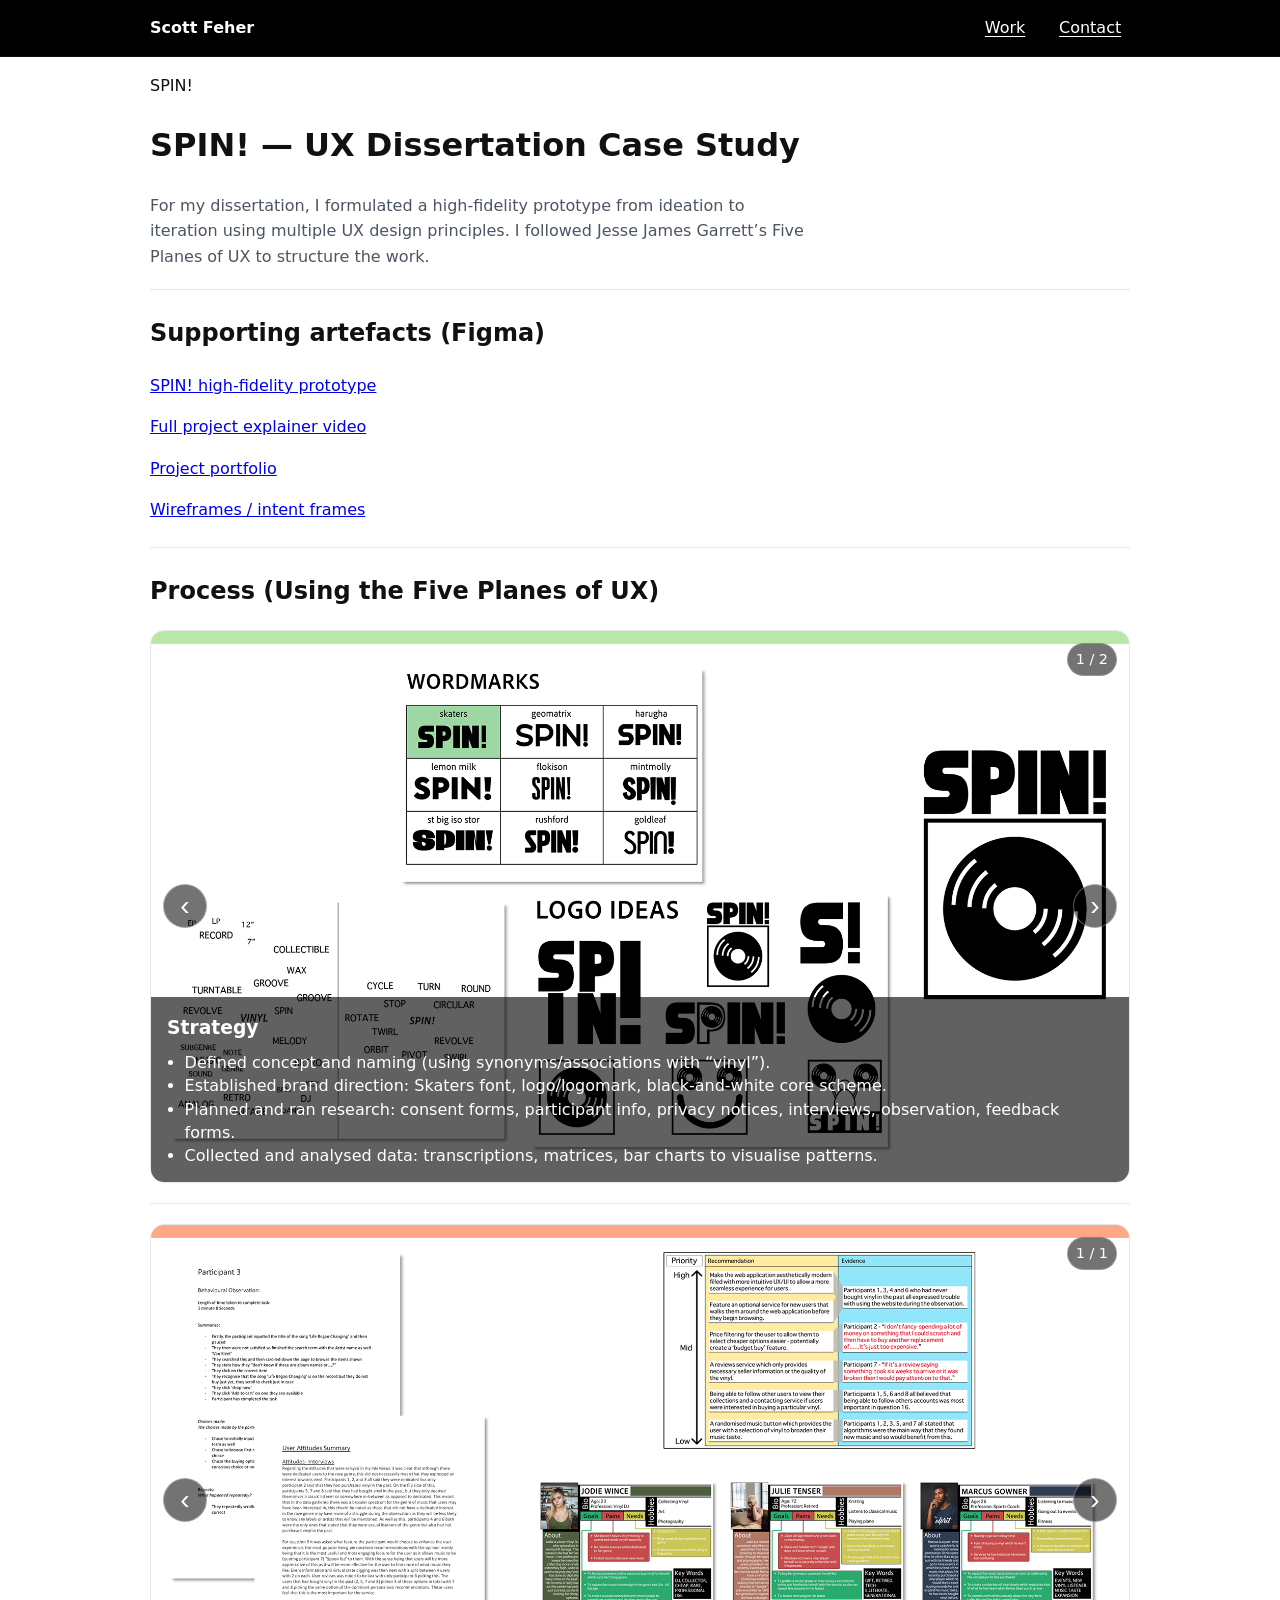
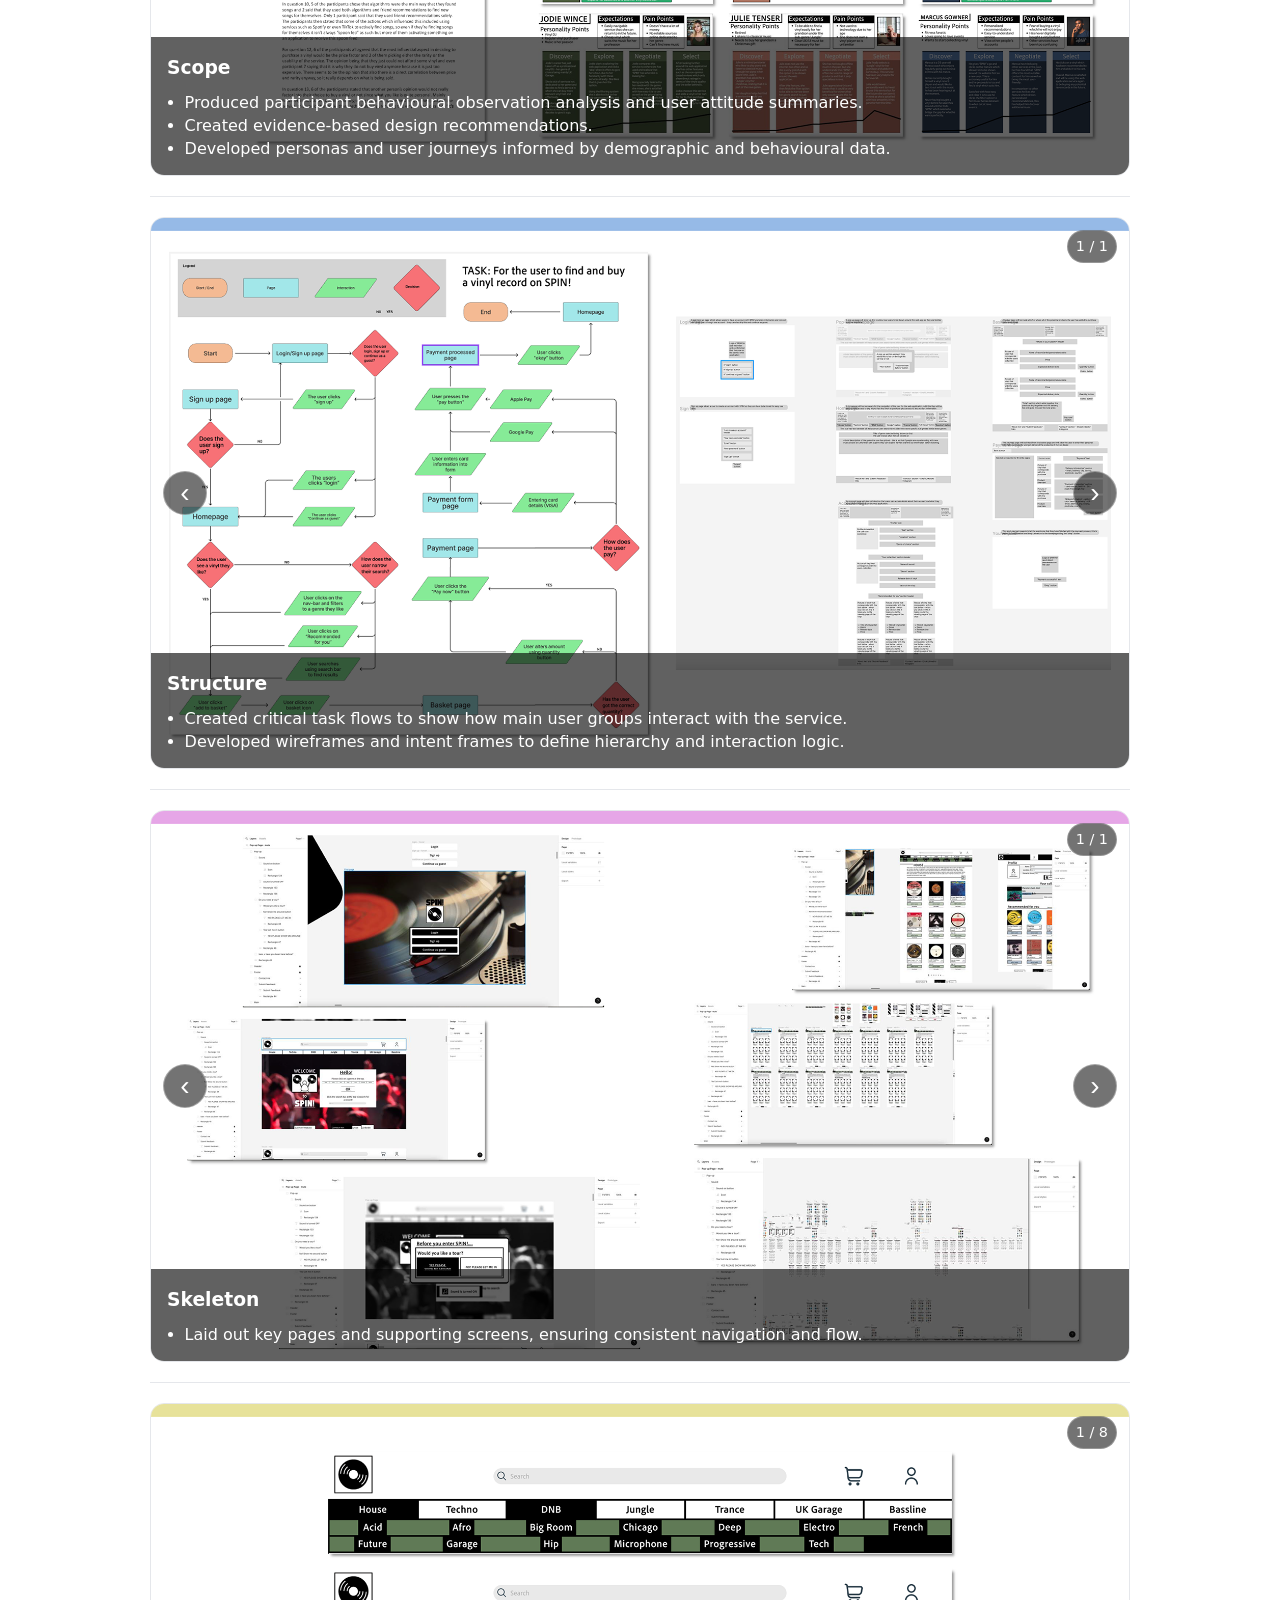
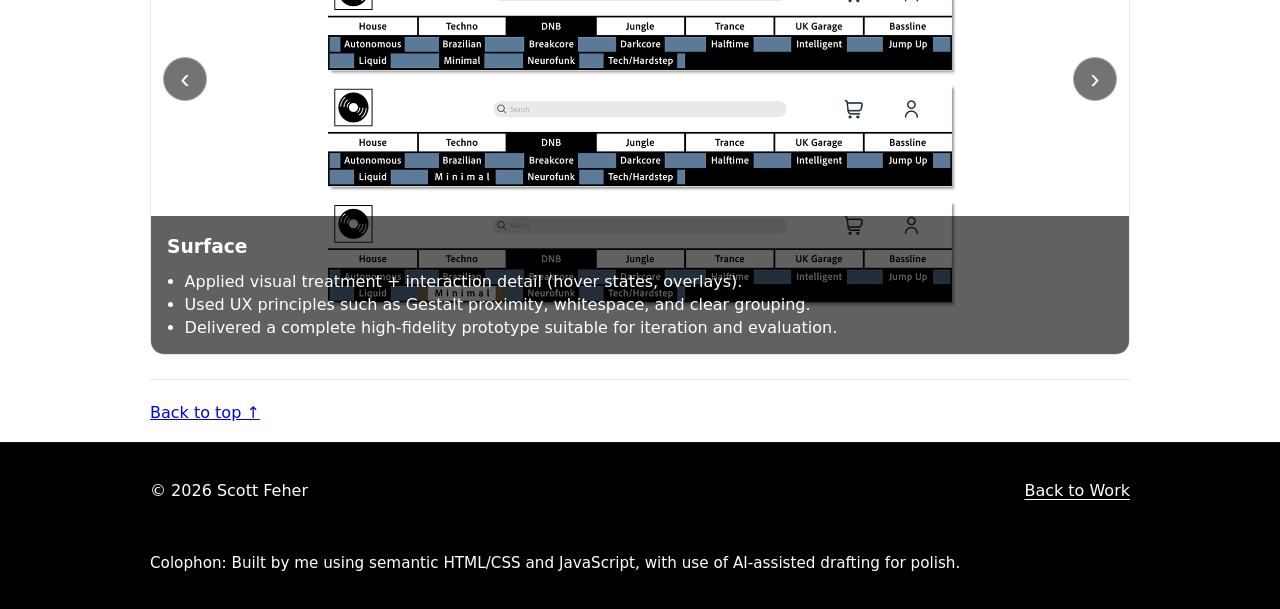
<file: spin.html>
<!doctype html>
<html lang="en">
<head>
  <meta charset="utf-8" />
  <meta name="viewport" content="width=device-width, initial-scale=1" />
  <title>SPIN! — Scott Feher</title>
  <meta name="description" content="SPIN! dissertation UX case study and supporting artefacts." />
  <link rel="stylesheet" href="styles.css" />
</head>

<body class="spin-page">
  <div id="top"></div>

  <a class="skip-link" href="#main">Skip to content</a>

  <header class="site-header">
    <nav class="nav container" aria-label="Primary">
      <a class="brand" href="index.html">Scott Feher</a>

      <ul class="nav-list">
        <li class="nav-work">
          <a href="index.html">Work</a>
          <div class="nav-work-panel" aria-label="Work pages">
            <a href="good-things.html">Good Things</a>
            <a href="interaction-design.html">Fortifone</a>
            <a href="spin.html">SPIN!</a>
            <a href="graphic-design.html">Graphic Design</a>
          </div>
        </li>

        <li class="nav-contact">
          <a href="index.html#get-in-touch" class="nav-contact-link">Contact</a>
          <div class="nav-contact-panel" aria-label="Contact information">
            <a href="mailto:scott.feher999@gmail.com">scott.feher999@gmail.com</a>
            <a href="https://www.linkedin.com/in/scott-feher-569716294/">https://www.linkedin.com/in/scott-feher-569716294/</a>
          </div>
        </li>
      </ul>
    </nav>
  </header>

  <main id="main" class="container">
    <header class="page-header">
      <p class="kicker">SPIN!</p>
      <h1>SPIN! — UX Dissertation Case Study</h1>
      <p class="lead">
        For my dissertation, I formulated a high-fidelity prototype from ideation to iteration using multiple UX design principles.
        I followed Jesse James Garrett’s Five Planes of UX to structure the work.
      </p>
    </header>

    <hr />

    <section class="section" aria-labelledby="links">
      <h2 id="links">Supporting artefacts (Figma)</h2>
      <div class="link-list">
        <p><a href="https://www.figma.com/design/k9xTMAjmgsACGewXOFmYRa/SPIN--Prototype?node-id=0-1&t=P3VId9XTdzXO5shi-1">SPIN! high-fidelity prototype</a></p>
        <p><a href="https://drive.google.com/file/d/14ELED7e33PHhn-jQ6_kxyAU4fkSrT72_/view?usp=sharing">Full project explainer video</a></p>
        <p><a href="https://drive.google.com/file/d/1TBFguAAfEEadZ6MwPvSmoEAOTwjzLMy2/view?usp=sharing">Project portfolio</a></p>
        <p><a href="https://www.figma.com/design/zeeVmoRC58jKIuFbMdot1W/Wireframe-intent-Frame?node-id=0-1&t=qw7WUF6uKXWyMi2T-1">Wireframes / intent frames</a></p>
      </div>
    </section>

    <hr />

    <section class="section" aria-labelledby="planes">
      <h2 id="planes">Process (Using the Five Planes of UX)</h2>

      <article class="plane-tile" data-carousel aria-label="Strategy carousel">
        <div class="tile-media">
          <button class="tile-arrow tile-prev" type="button" data-carousel="spinStrategy" aria-label="Previous Strategy image">‹</button>

          <button class="tile-imageButton" type="button" data-lightbox="spinStrategy" aria-label="Expand Strategy image">
          <img id="spinStrategyImg" class="tile-image" ... />

          </button>

          <button class="tile-arrow tile-next" type="button" data-carousel="spinStrategy" aria-label="Next Strategy image">›</button>

          <div class="tile-counter" id="spinStrategyCounter" aria-live="polite">1 / 3</div>

        </div>

        <div class="tile-overlay" aria-label="Strategy text overlay">
          <h3>Strategy</h3>
          <ul>
            <li>Defined concept and naming (using synonyms/associations with “vinyl”).</li>
            <li>Established brand direction: Skaters font, logo/logomark, black-and-white core scheme.</li>
            <li>Planned and ran research: consent forms, participant info, privacy notices, interviews, observation, feedback forms.</li>
            <li>Collected and analysed data: transcriptions, matrices, bar charts to visualise patterns.</li>
          </ul>
        </div>
      </article>

      <hr />

      <article class="plane-tile" data-carousel aria-label="Scope carousel">
        <div class="tile-media">
          <button class="tile-arrow tile-prev" type="button" data-carousel="spinScope" aria-label="Previous Scope image">‹</button>

          <button class="tile-imageButton" type="button" data-lightbox="spinScope" aria-label="Expand Scope image">
            <img id="spinScopeImg" class="tile-image" ... />

          </button>

          <button class="tile-arrow tile-next" type="button" data-carousel="spinScope" aria-label="Next Scope image">›</button>

          <div class="tile-counter" id="spinScopeCounter" aria-live="polite">1 / 3</div>

        </div>

        <div class="tile-overlay" aria-label="Scope text overlay">
          <h3>Scope</h3>
          <ul>
            <li>Produced participant behavioural observation analysis and user attitude summaries.</li>
            <li>Created evidence-based design recommendations.</li>
            <li>Developed personas and user journeys informed by demographic and behavioural data.</li>
          </ul>
        </div>
      </article>

      <hr />

      <article class="plane-tile" data-carousel aria-label="Structure carousel">
        <div class="tile-media">
          <button class="tile-arrow tile-prev" type="button" data-carousel="spinStucture" aria-label="Previous Structure image">‹</button>

          <button class="tile-imageButton" type="button" data-lightbox="spinStructure" aria-label="Expand Structure image">
            <img id="spinStructureImg" class="tile-image" ... />

          </button>

          <button class="tile-arrow tile-next" type="button" data-carousel="spinStructure" aria-label="Next Structure image">›</button>

          <div class="tile-counter" id="spinStructureCounter" aria-live="polite">1 / 3</div>

        </div>

        <div class="tile-overlay" aria-label="Structure text overlay">
          <h3>Structure</h3>
          <ul>
            <li>Created critical task flows to show how main user groups interact with the service.</li>
            <li>Developed wireframes and intent frames to define hierarchy and interaction logic.</li>
          </ul>
        </div>
      </article>

      <hr />

      <article class="plane-tile" data-carousel aria-label="Skeleton carousel">
        <div class="tile-media">
          <button class="tile-arrow tile-prev" type="button" data-carousel="spinSkeleton" aria-label="Previous Skeleton image">‹</button>

          <button class="tile-imageButton" type="button" data-lightbox="spinSkeleton" aria-label="Expand Skeleton image">
            <img id="spinSkeletonImg" class="tile-image" ... />

          </button>

          <button class="tile-arrow tile-next" type="button" data-carousel="spinSkeleton" aria-label="Next Skeleton image">›</button>

          <div class="tile-counter" id="spinSkeletonCounter" aria-live="polite">1 / 3</div>

        </div>

        <div class="tile-overlay" aria-label="Skeleton text overlay">
          <h3>Skeleton</h3>
          <ul>
            <li>Laid out key pages and supporting screens, ensuring consistent navigation and flow.</li>
          </ul>
        </div>
      </article>

      <hr />

      <article class="plane-tile" data-carousel aria-label="Surface carousel">
        <div class="tile-media">
          <button class="tile-arrow tile-prev" type="button" data-carousel="spinSurface" aria-label="Previous Surface image">‹</button>

          <button class="tile-imageButton" type="button" data-lightbox="spinSurface" aria-label="Expand Surface image">
            <img id="spinSurfaceImg" class="tile-image" ... />


          </button>

          <button class="tile-arrow tile-next" type="button" data-carousel="spinSurface" aria-label="Next Surface image">›</button>

          <div class="tile-counter" id="spinSurfaceCounter" aria-live="polite">1 / 3</div>

        </div>

        <div class="tile-overlay" aria-label="Surface text overlay">
          <h3>Surface</h3>
          <ul>
            <li>Applied visual treatment + interaction detail (hover states, overlays).</li>
            <li>Used UX principles such as Gestalt proximity, whitespace, and clear grouping.</li>
            <li>Delivered a complete high-fidelity prototype suitable for iteration and evaluation.</li>
          </ul>
        </div>
      </article>
    </section>

    <dialog class="dialog" id="lightbox">
      <div class="dialog-bar">
        <strong id="lightboxTitle">Preview</strong>
        <button type="button" id="lightboxClose">Close</button>
      </div>
      <img id="lightboxImg" alt="">
    </dialog>

    <hr />

    <p><a class="back-to-top" href="#top">Back to top ↑</a></p>
  </main>

  <footer class="site-footer">
    <div class="container footer-inner">
      <p>© <span id="year"></span> Scott Feher</p>
      <p><a href="index.html">Back to Work</a></p>
      <p class="small muted">
        Colophon: Built by me using semantic HTML/CSS and JavaScript, with use of AI-assisted drafting for polish.
      </p>
    </div>
  </footer>

  <script>
    document.getElementById("year").textContent = String(new Date().getFullYear());

    document.querySelectorAll('a[href]').forEach(link => {
      const href = link.getAttribute('href') || '';

      if (href.startsWith('mailto:')) {
        link.setAttribute('target', '_blank');
        link.setAttribute('rel', 'noopener noreferrer');
        return;
      }

      try {
        const url = new URL(link.href, window.location.origin);
        if (url.origin !== window.location.origin) {
          link.setAttribute('target', '_blank');
          link.setAttribute('rel', 'noopener noreferrer');
        }
      } catch (e) {}
    });

(function(){
  const dialog = document.getElementById('lightbox');
  const imgEl = document.getElementById('lightboxImg');
  const titleEl = document.getElementById('lightboxTitle');
  const closeBtn = document.getElementById('lightboxClose');

  if (closeBtn && dialog) closeBtn.addEventListener('click', () => dialog.close());

  function openLightbox(title, src, alt){
    if (!dialog || !imgEl || !titleEl) return;
    imgEl.src = src;
    imgEl.alt = alt || 'Preview image';
    titleEl.textContent = title || alt || 'Preview';
    if (typeof dialog.showModal === 'function') dialog.showModal();
  }

  function initImageOnlyCarousels(carousels) {
    function render(key) {
      const c = carousels[key];
      if (!c || !c.imgEl || !c.counterEl) return;

      const total = c.slides.length;
      const slide = c.slides[c.index];

      c.imgEl.src = slide.src;
      c.imgEl.alt = slide.alt || 'Carousel image';
      c.counterEl.textContent = `${c.index + 1} / ${total}`;
    }

    function step(key, dir) {
      const c = carousels[key];
      if (!c) return;
      const total = c.slides.length;
      c.index = (c.index + dir + total) % total;
      render(key);
    }

    document.querySelectorAll('[data-carousel]').forEach(btn => {
      btn.addEventListener('click', () => {
        const key = btn.getAttribute('data-carousel');
        const isPrev = btn.classList.contains('tile-prev');
        step(key, isPrev ? -1 : 1);
      });
    });

    document.querySelectorAll('[data-lightbox]').forEach(btn => {
      btn.addEventListener('click', () => {
        const key = btn.getAttribute('data-lightbox');
        const c = carousels[key];
        if (!c) return;
        const slide = c.slides[c.index];
        openLightbox(c.name, slide.src, slide.alt);
      });
    });

    Object.keys(carousels).forEach(render);
  }

  const spinStrategy = {
    name: "SPIN! — Strategy",
    imgEl: document.getElementById("spinStrategyImg"),
    counterEl: document.getElementById("spinStrategyCounter"),
    slides: [
      { src: "images/spin/strategy/1.png", alt: "SPIN Strategy: branding direction (logo, type, colour)" },
      { src: "images/spin/strategy/2.png", alt: "SPIN Strategy: consent forms and participant information documents" },
    ],
    index: 0
  };

  const spinScope = {
    name: "SPIN! — Scope",
    imgEl: document.getElementById("spinScopeImg"),
    counterEl: document.getElementById("spinScopeCounter"),
    slides: [
      { src: "images/spin/scope/1.png", alt: "SPIN Scope: behavioural observation analysis, design recommendations, user personas, user journeys" },
    ],
    index: 0
  };

  const spinStructure = {
    name: "SPIN! — Structure",
    imgEl: document.getElementById("spinStructureImg"),
    counterEl: document.getElementById("spinStructureCounter"),
    slides: [
      { src: "images/spin/structure/1.png", alt: "SPIN Structure: critical task flow, wireframes and intent frames" },
    ],
    index: 0
  };

  const spinSkeleton = {
    name: "SPIN! — Skeleton",
    imgEl: document.getElementById("spinSkeletonImg"),
    counterEl: document.getElementById("spinSkeletonCounter"),
    slides: [
      { src: "images/spin/skeleton/1.png", alt: "SPIN Skeleton: page layouts and screen structure" },
    ],
    index: 0
  };

  const spinSurface = {
    name: "SPIN! — Surface",
    imgEl: document.getElementById("spinSurfaceImg"),
    counterEl: document.getElementById("spinSurfaceCounter"),
    slides: [
      { src: "images/spin/surface/1.png", alt: "SPIN Surface: hover states" },
      { src: "images/spin/surface/2.png", alt: "SPIN Surface: overlays" },
      { src: "images/spin/surface/3.png", alt: "SPIN Surface: figma prototype"},
      { src: "images/spin/surface/4.png", alt: "SPIN Surface: main login page"},
      { src: "images/spin/surface/5.png", alt: "SPIN Surface: welcome screen"},
      { src: "images/spin/surface/6.png", alt: "SPIN Surface: explore tab example"},
      { src: "images/spin/surface/7.png", alt: "SPIN Surface: basket screen"},
      { src: "images/spin/surface/8.png", alt: "SPIN Surface: profile screen"}
    ],
    index: 0
  };

  initImageOnlyCarousels({ spinStrategy, spinScope, spinStructure, spinSkeleton, spinSurface });

  if (dialog) {
    dialog.addEventListener('click', (e) => {
      const rect = dialog.getBoundingClientRect();
      const inDialog =
        e.clientX >= rect.left && e.clientX <= rect.right &&
        e.clientY >= rect.top && e.clientY <= rect.bottom;
      if (!inDialog) dialog.close();
    });
  }
})();

  </script>
</body>
</html>
</file>
<file: styles.css>
:root{
  --bg:#ffffff;
  --text:#111111;
  --muted:#4b5563;
  --border:#e5e7eb;
  --max: 980px;
  --radius: 14px;
}

*{ box-sizing:border-box; }

html{ scroll-behavior:smooth; }

@media (prefers-reduced-motion: reduce){
  html{ scroll-behavior:auto; }
  *, *::before, *::after{ animation:none !important; transition:none !important; }
}

body{
  margin:0;
  font: 16px/1.6 system-ui, -apple-system, Segoe UI, Roboto, Arial, sans-serif;
  color:var(--text);
  background:var(--bg);
}

.container{
  width:min(var(--max), calc(100% - 2rem));
  margin-inline:auto;
}


.skip-link{
  position:absolute;
  left:-999px;
  top:auto;
  width:1px; height:1px;
  overflow:hidden;
}
.skip-link:focus{
  left:1rem; top:1rem;
  width:auto; height:auto;
  padding:.5rem .75rem;
  background:#fff;
  border:2px solid var(--text);
  border-radius:10px;
  z-index:3000;
}


.site-header{
  position: sticky;
  top: 0;
  z-index: 2000;

  background:#000;
  border-bottom:1px solid #111;
}

.nav{
  display:flex;
  align-items:center;
  justify-content:space-between;
  padding: .9rem 0;
  gap:1rem;
}

.brand{
  font-weight:800;
  color:#fff;
  text-decoration:none !important;
  padding:0 !important;
}

.nav-list{
  display:flex;
  gap:1rem;
  list-style:none;
  margin:0;
  padding:0;
  align-items:center;
}

.nav-list a{
  color:#fff;
  text-decoration: underline;
  text-underline-offset: .2em;
  display:inline-block;
  padding:.35rem .55rem;
  border-radius:10px;
  line-height:1;
}

.nav-list a:hover,
.nav-list a:focus-visible{
  background:#222;
}

.nav-list a:visited{ color:#fff; }

a:focus, button:focus, summary:focus{
  outline:3px solid #fff;
  outline-offset:3px;
  border-radius:6px;
}


.nav-contact{
  position: relative;
}

.nav-contact-panel{
  position:absolute;
  top: calc(100% + .6rem);
  right: 0;

  background:#000;
  border:1px solid #333;
  border-radius: var(--radius);
  padding:.6rem .75rem;

  display:flex;
  flex-direction:column;
  gap:.5rem;

  white-space: nowrap;

  opacity:0;
  visibility:hidden;
  transform: translateY(-4px);
  transition: opacity .15s ease, transform .15s ease, visibility .15s;

  z-index:2100;
}

.nav-contact:hover .nav-contact-panel,
.nav-contact:focus-within .nav-contact-panel{
  opacity:1;
  visibility:visible;
  transform: translateY(0);
}

.nav-contact-panel{
  color:#fff;
}

.nav-contact-panel a{
  color:#fff;
  text-decoration: underline;
  text-underline-offset: .2em;
}


.nav-contact-panel a:visited{
  color:#fff;
}


.nav-contact-panel a:hover,
.nav-contact-panel a:focus-visible{
  opacity:0.9;
}


.nav-work{
  position: relative;
}


.nav-work-panel{
  position:absolute;
  top: calc(100% + .6rem);
  right: 0;                  
  left: auto;

  background:#000;
  border:1px solid #333;
  border-radius: var(--radius);

  
  padding:.6rem .75rem;

  display:flex;
  flex-direction:column;
  gap:.5rem;

  
  white-space: nowrap;
  width: max-content;        

  opacity:0;
  visibility:hidden;
  transform: translateY(-4px);
  transition: opacity .15s ease, transform .15s ease, visibility .15s;

  z-index:2100;
}

.nav-work:hover .nav-work-panel,
.nav-work:focus-within .nav-work-panel{
  opacity:1;
  visibility:visible;
  transform: translateY(0);
}


.nav-work-panel a{
  color:#fff;
  text-decoration: underline;
  text-underline-offset: .2em;

  display:block;             
  padding:.35rem .55rem;     
  border-radius:10px;
  line-height:1;
}

.nav-work-panel a:visited{ color:#fff; }

.nav-work-panel a:hover,
.nav-work-panel a:focus-visible{
  background:#222;
}



.hero{
  padding: 3rem 0 2rem;
}

.lead{
  color:var(--muted);
  max-width: 65ch;
}


.hero-top{
  display: grid;
  grid-template-columns: 1fr auto;
  align-items: start;          
  gap: 1.5rem;
}

.hero-copy{
  min-width: 0;
}

.profile-wrap{
  width: 210px;
  aspect-ratio: 1 / 1;   /* keeps it square */
  height: auto;          /* let aspect-ratio handle height */
  border-radius: 999px;
  overflow: hidden;
  border: 1px solid var(--border);
  background: #f3f4f6;
  flex: 0 0 auto;
  display:inline-block;
  text-decoration:none;
}


.profile-wrap{
  display:inline-block; /* since it's now an <a> */
  text-decoration:none;
}

.profile-wrap:hover,
.profile-wrap:focus-visible{
  opacity: .92;
}


.profile-pic{
  width: 100%;
  height: 100%;
  object-fit: cover;
  display: block;
}

@media (max-width: 720px){
  .hero-top{
    grid-template-columns: 1fr;
  }
  .profile-wrap{
    width: 160px;
    margin-top: .5rem;
  }
}

.section{
  margin: 1.5rem 0;
}

.hero-actions{
  display:flex;
  gap:.75rem;
  flex-wrap:wrap;
  margin-top: 1rem;
}

.button{
  display:inline-block;
  padding:.65rem .9rem;
  border-radius: 999px;
  border:1px solid var(--text);
  color:var(--text);
  text-decoration:none;
  font-weight:600;
  cursor:pointer;
  user-select:none;
}

.button-secondary{
  border-color: var(--border);
}

.contact-panel summary{
  cursor: pointer;
  user-select: none;
}

.contact-form{
  display:grid;
  gap:.75rem;
}

.contact-form label{
  display:grid;
  gap:.35rem;
  font-weight:600;
}

.contact-form input,
.contact-form textarea{
  width:100%;
  padding:.6rem .7rem;
  border:1px solid var(--border);
  border-radius: 10px;
  font: inherit;
}

.contact-panel > summary.button{
  list-style: none;
  display: inline-block;
  border-radius: 999px;           
  transition: border-radius .15s ease, background-color .15s ease, color .15s ease;
}

.contact-panel > summary.button::-webkit-details-marker{
  display: none;
}


.contact-panel[open] > summary.button{
  border-radius: 14px;
}


hr{
  border:0;
  border-top:1px solid var(--border);
  margin: 1.25rem 0;
}

.featured-grid{
  display:grid;
  grid-template-columns: repeat(2, 1fr);
  gap:1rem;
}

@media (max-width: 640px){
  .featured-grid{
    grid-template-columns: 1fr;
  }
}

.featured-card{
  border:1px solid var(--border);
  border-radius: var(--radius);
  background:#fff;
  overflow:hidden;
}

.featured-link{
  display:block;
  color:inherit;
  text-decoration:none;
}

.featured-link:hover,
.featured-link:focus-visible{
  background:#f8fafc;
}

.featured-link:focus-visible{
  outline:3px solid #000;
  outline-offset:3px;
  border-radius: var(--radius);
}

.featured-inner{
  display:grid;
  grid-template-columns: 1fr 1fr;
  min-height: 150px;
}

@media (max-width: 640px){
  .featured-inner{
    grid-template-columns: 1fr;
  }
}

.featured-text{
  padding:.9rem;
  display:flex;
  flex-direction:column;
  justify-content:center;
  gap:.35rem;
}

.featured-text h3{
  margin:0;
  font-size:1.05rem;
}

.featured-text p{
  margin:0;
  font-size:.95rem;
  line-height:1.4;
}

.featured-thumb{
  background:#f3f4f6;
}

.featured-thumb img{
  width:100%;
  height:100%;
  object-fit:cover;
  display:block;
}

.featured-link{
  transition: box-shadow .15s ease;
}
.featured-link:hover{
  box-shadow: 0 6px 18px rgba(0,0,0,.08);
}

.site-footer{
  background:#000;
  border-top:1px solid #111;
  padding: 1.2rem 0;
}

.footer-inner{
  display:flex;
  justify-content:space-between;
  gap:1rem;
  flex-wrap:wrap;
}

.site-footer,
.site-footer p,
.site-footer a{
  color:#fff;
}

.small{ font-size:.95rem; }
.muted{ color:#cbd5e1; }
.site-footer a{
  text-decoration: underline;
  text-underline-offset: .2em;
}

.nav-contact-panel a:visited,
.contact-panel-box a:visited{
  color: inherit;
}

.site-header .brand:hover{
  opacity: 0.9;
}

.spin-page .plane-tile{
  position: relative;
  border:1px solid var(--border);
  border-radius: var(--radius);
  background:#fff;
  overflow:hidden;
  margin: 1rem 0;
}

.spin-page .tile-media{
  position: relative;
  aspect-ratio: 16 / 9;
  background:#0b0b0b;
  display:flex;
  align-items:center;
  justify-content:center;
}

.spin-page .tile-imageButton{
  border:0;
  padding:0;
  margin:0;
  background:transparent;
  cursor:pointer;
  width:100%;
  height:100%;
  display:flex;
  align-items:center;
  justify-content:center;
}

.spin-page .tile-image{
  width:100%;
  height:100%;
  object-fit: cover;
  display:block;
}

.spin-page .tile-overlay{
  position:absolute;
  left:0;
  right:0;
  bottom:0;
  padding: 1rem 1rem .9rem;
  background: rgba(0,0,0,0.62);
  color:#fff;
}

.spin-page .tile-overlay h3{
  margin: 0 0 .5rem;
}

.spin-page .tile-overlay ul{
  margin:0;
  padding-left: 1.1rem;
  line-height: 1.45;
}

.spin-page .tile-arrow{
  position:absolute;
  top:50%;
  transform: translateY(-50%);
  width:44px;
  height:44px;
  border-radius: 999px;
  border:1px solid rgba(255,255,255,.35);
  background: rgba(0,0,0,.55);
  color:#fff;
  font-size: 28px;
  line-height: 1;
  display:flex;
  align-items:center;
  justify-content:center;
  cursor:pointer;
  z-index: 5;
}

.spin-page .tile-arrow:hover,
.spin-page .tile-arrow:focus-visible{
  background: rgba(0,0,0,.7);
  border-color: rgba(255,255,255,.6);
}

.spin-page .tile-prev{ left: .75rem; }
.spin-page .tile-next{ right: .75rem; }

.spin-page .tile-counter{
  position:absolute;
  top:.75rem;
  right:.75rem;
  padding: .25rem .5rem;
  border-radius: 999px;
  background: rgba(0,0,0,.55);
  border: 1px solid rgba(255,255,255,.25);
  color:#fff;
  font-size: .9rem;
  z-index: 5;
}

@media (max-width: 560px){
  .spin-page .tile-media{
    aspect-ratio: 4 / 3;
  }
  .spin-page .tile-overlay{
    padding: .85rem .85rem .75rem;
  }
}

.dialog img{
  max-height: 80vh;
  object-fit: contain;
}


.good-page .case-tile{
  position: relative;
  border:1px solid var(--border);
  border-radius: var(--radius);
  background:#fff;
  overflow:hidden;
  margin: 1rem 0;
}

.good-page .tile-media{
  position: relative;
  aspect-ratio: 16 / 9;
  background:#0b0b0b;
  display:flex;
  align-items:center;
  justify-content:center;
}

.good-page .tile-imageButton{
  border:0;
  padding:0;
  margin:0;
  background:transparent;
  cursor:pointer;
  width:100%;
  height:100%;
  display:flex;
  align-items:center;
  justify-content:center;
}

.good-page .tile-image{
  width:100%;
  height:100%;
  object-fit: cover;
  display:block;
}

.good-page .tile-overlay{
  position:absolute;
  left:0;
  right:0;
  bottom:0;
  padding: 1rem 1rem .9rem;
  background: rgba(0,0,0,0.62);
  color:#fff;
}

.good-page .tile-overlay h3{
  margin: 0 0 .5rem;
}

.good-page .tile-overlay ul{
  margin:0;
  padding-left: 1.1rem;
  line-height: 1.45;
}

.good-page .tile-arrow{
  position:absolute;
  top:50%;
  transform: translateY(-50%);
  width:44px;
  height:44px;
  border-radius: 999px;
  border:1px solid rgba(255,255,255,.35);
  background: rgba(0,0,0,.55);
  color:#fff;
  font-size: 28px;
  line-height: 1;
  display:flex;
  align-items:center;
  justify-content:center;
  cursor:pointer;
  z-index: 5;
}

.good-page .tile-arrow:hover,
.good-page .tile-arrow:focus-visible{
  background: rgba(0,0,0,.7);
  border-color: rgba(255,255,255,.6);
}

.good-page .tile-prev{ left: .75rem; }
.good-page .tile-next{ right: .75rem; }

.good-page .tile-counter{
  position:absolute;
  top:.75rem;
  right:.75rem;
  padding: .25rem .5rem;
  border-radius: 999px;
  background: rgba(0,0,0,.55);
  border: 1px solid rgba(255,255,255,.25);
  color:#fff;
  font-size: .9rem;
  z-index: 5;
}

@media (max-width: 560px){
  .good-page .tile-media{
    aspect-ratio: 4 / 3;
  }
  .good-page .tile-overlay{
    padding: .85rem .85rem .75rem;
  }
}

.dialog img{
  max-height: 80vh;
  object-fit: contain;
}


.interaction-page .case-tile{
  position: relative;
  border:1px solid var(--border);
  border-radius: var(--radius);
  background:#fff;
  overflow:hidden;
  margin: 1rem 0;
}

.interaction-page .tile-media{
  position: relative;
  aspect-ratio: 16 / 9;
  background:#0b0b0b;
  display:flex;
  align-items:center;
  justify-content:center;
}

.interaction-page .tile-imageButton{
  border:0;
  padding:0;
  margin:0;
  background:transparent;
  cursor:pointer;
  width:100%;
  height:100%;
  display:flex;
  align-items:center;
  justify-content:center;
}

.interaction-page .tile-image{
  width:100%;
  height:100%;
  object-fit: cover;
  display:block;
}

.interaction-page .tile-overlay{
  position:absolute;
  left:0;
  right:0;
  bottom:0;
  padding: 1rem 1rem .9rem;
  background: rgba(0,0,0,0.62);
  color:#fff;
}

.interaction-page .tile-overlay h4{
  margin: 0 0 .5rem;
}

.interaction-page .tile-overlay ul{
  margin:0;
  padding-left: 1.1rem;
  line-height: 1.45;
}

.interaction-page .tile-arrow{
  position:absolute;
  top:50%;
  transform: translateY(-50%);
  width:44px;
  height:44px;
  border-radius: 999px;
  border:1px solid rgba(255,255,255,.35);
  background: rgba(0,0,0,.55);
  color:#fff;
  font-size: 28px;
  line-height: 1;
  display:flex;
  align-items:center;
  justify-content:center;
  cursor:pointer;
  z-index: 5;
}

.interaction-page .tile-arrow:hover,
.interaction-page .tile-arrow:focus-visible{
  background: rgba(0,0,0,.7);
  border-color: rgba(255,255,255,.6);
}

.interaction-page .tile-prev{ left: .75rem; }
.interaction-page .tile-next{ right: .75rem; }

.interaction-page .tile-counter{
  position:absolute;
  top:.75rem;
  right:.75rem;
  padding: .25rem .5rem;
  border-radius: 999px;
  background: rgba(0,0,0,.55);
  border: 1px solid rgba(255,255,255,.25);
  color:#fff;
  font-size: .9rem;
  z-index: 5;
}

@media (max-width: 560px){
  .interaction-page .tile-media{
    aspect-ratio: 4 / 3;
  }
  .interaction-page .tile-overlay{
    padding: .85rem .85rem .75rem;
  }
}


.graphic-page .case-tile{
  position: relative;
  border:1px solid var(--border);
  border-radius: var(--radius);
  background:#fff;
  overflow:hidden;
  margin: 1rem 0;
}

.graphic-page .tile-media{
  position: relative;
  aspect-ratio: 16 / 9;
  background:#0b0b0b;
  display:flex;
  align-items:center;
  justify-content:center;
}

.graphic-page .tile-imageButton{
  border:0;
  padding:0;
  margin:0;
  background:transparent;
  cursor:pointer;
  width:100%;
  height:100%;
  display:flex;
  align-items:center;
  justify-content:center;
}

.graphic-page .tile-image{
  width:100%;
  height:100%;
  object-fit: cover;
  display:block;
}

.graphic-page .tile-overlay{
  position:absolute;
  left:0;
  right:0;
  bottom:0;
  padding: 1rem 1rem .9rem;
  background: rgba(0,0,0,0.62);
  color:#fff;
}

.graphic-page .tile-overlay h4{
  margin: 0 0 .5rem;
}

.graphic-page .tile-overlay ul{
  margin:0;
  padding-left: 1.1rem;
  line-height: 1.45;
}

.graphic-page .tile-arrow{
  position:absolute;
  top:50%;
  transform: translateY(-50%);
  width:44px;
  height:44px;
  border-radius: 999px;
  border:1px solid rgba(255,255,255,.35);
  background: rgba(0,0,0,.55);
  color:#fff;
  font-size: 28px;
  line-height: 1;
  display:flex;
  align-items:center;
  justify-content:center;
  cursor:pointer;
  z-index: 5;
}

.graphic-page .tile-arrow:hover,
.graphic-page .tile-arrow:focus-visible{
  background: rgba(0,0,0,.7);
  border-color: rgba(255,255,255,.6);
}

.graphic-page .tile-prev{ left: .75rem; }
.graphic-page .tile-next{ right: .75rem; }

.graphic-page .tile-counter{
  position:absolute;
  top:.75rem;
  right:.75rem;
  padding: .25rem .5rem;
  border-radius: 999px;
  background: rgba(0,0,0,.55);
  border: 1px solid rgba(255,255,255,.25);
  color:#fff;
  font-size: .9rem;
  z-index: 5;
}

@media (max-width: 560px){
  .graphic-page .tile-media{
    aspect-ratio: 4 / 3;
  }
  .graphic-page .tile-overlay{
    padding: .85rem .85rem .75rem;
  }
}


.home-hero{
  display: grid;
  grid-template-columns: 1fr;
  gap: 1.25rem;
  align-items: start;
}

@media (min-width: 820px){
  .home-hero{
    grid-template-columns: 1.25fr .75fr;
    align-items: center;
  }
}

.home-hero-text{
  min-width: 0; 
}

.home-hero-photo{
  display: flex;
  justify-content: center;
}

/* .profile-pic{
  width: 180px;
  height: 180px;
  border-radius: 999px;
  object-fit: cover;
  display: block;
  border: 1px solid var(--border);
  background: #f3f4f6;
}

@media (min-width: 820px){
  .profile-pic{
    width: 210px;
    height: 210px;
  }
}

@media (max-width: 819px){
  .home-hero-photo{
    order: -1;
    justify-content: flex-start;
  }

  .profile-pic{
    width: 120px;
    height: 120px;
  }
} */

.good-page .tile-overlay p,
.interaction-page .tile-overlay p,
.graphic-page .tile-overlay p,
.spin-page .tile-overlay p{
  margin: 0;
  line-height: 1.45;
}
</file>
